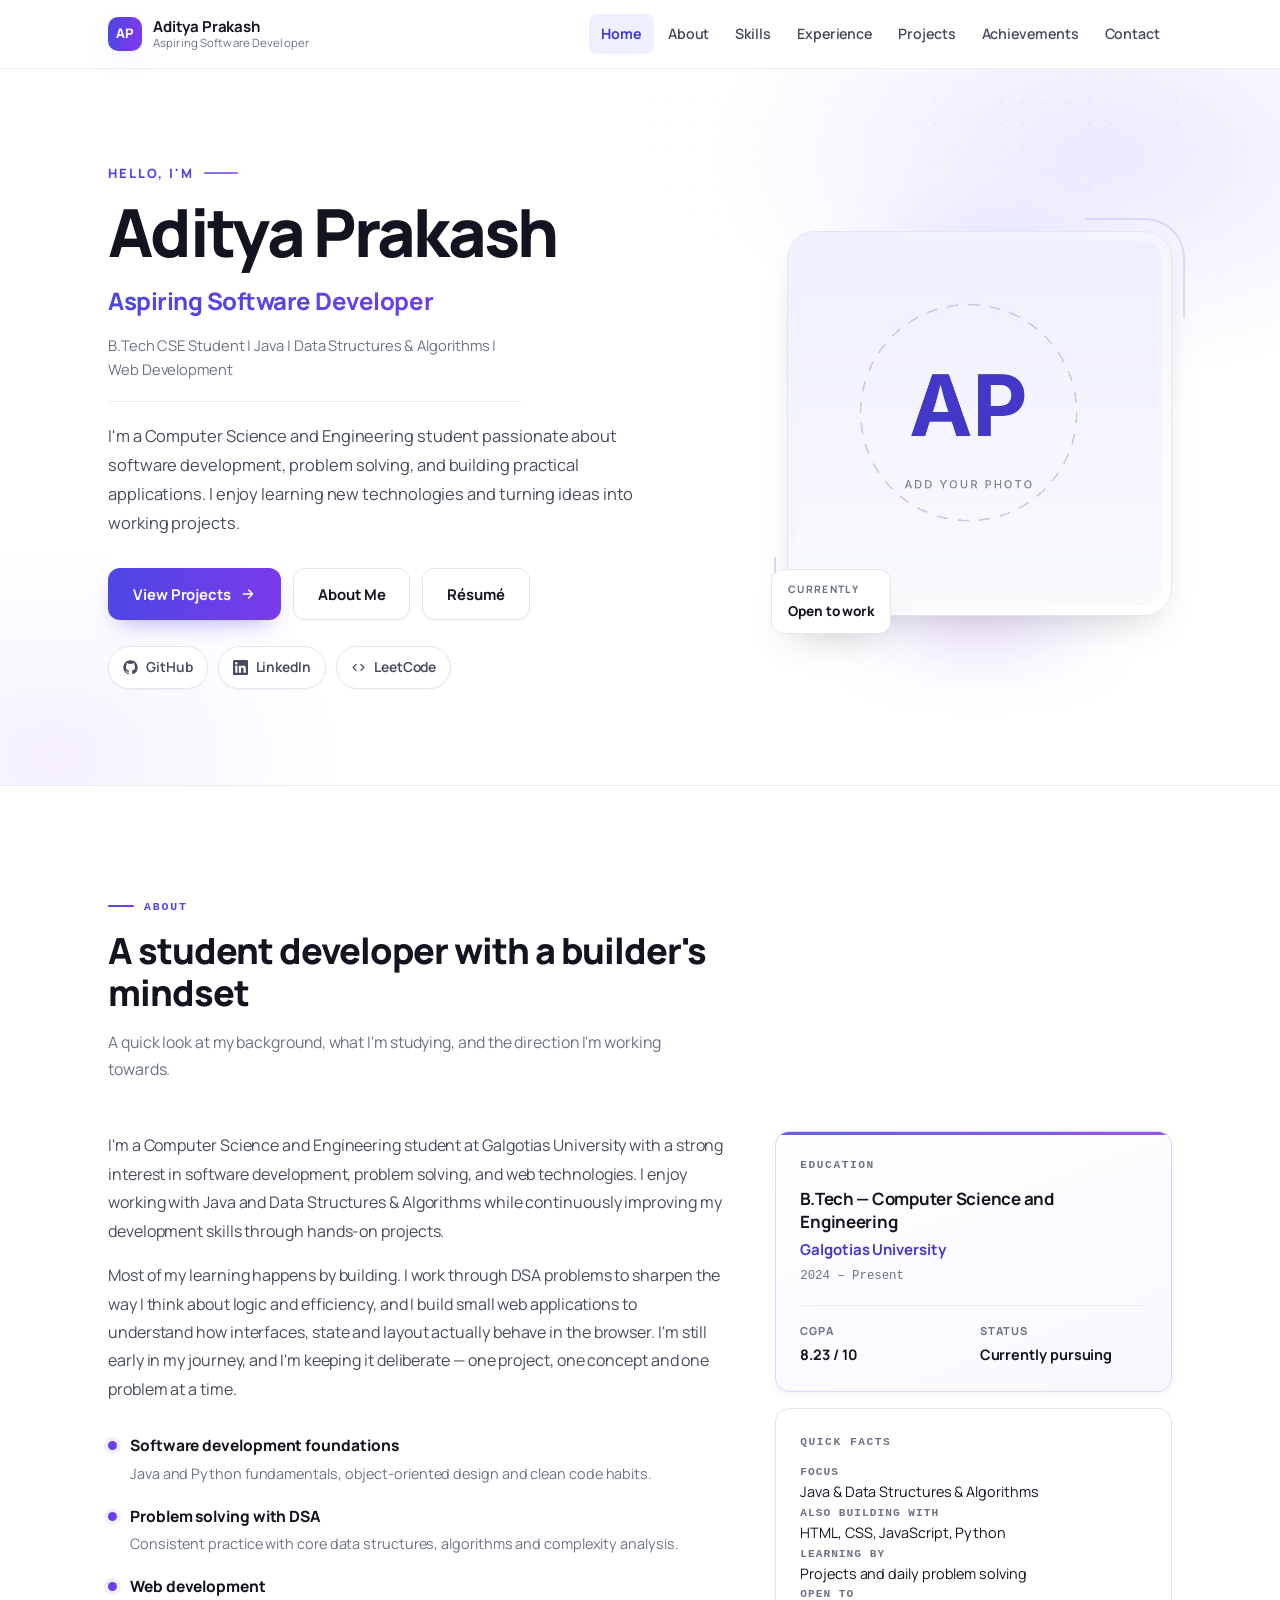
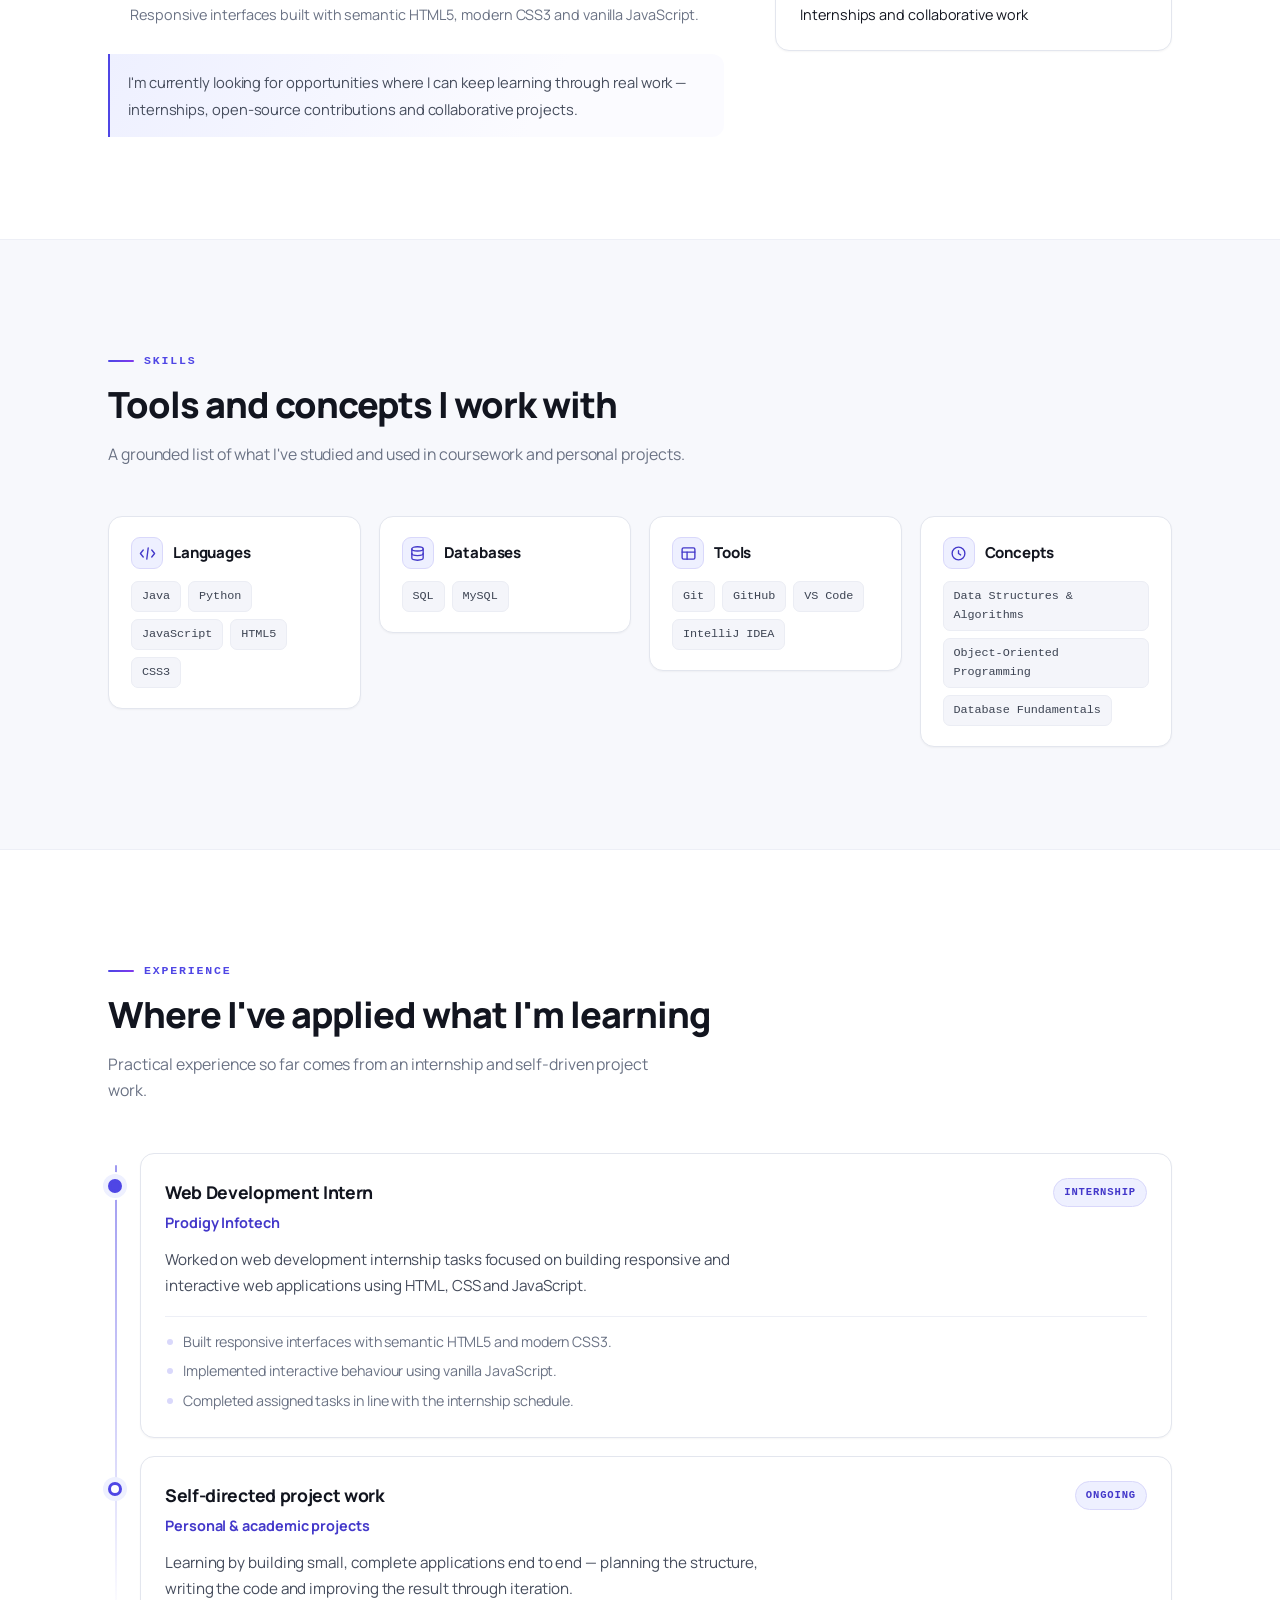
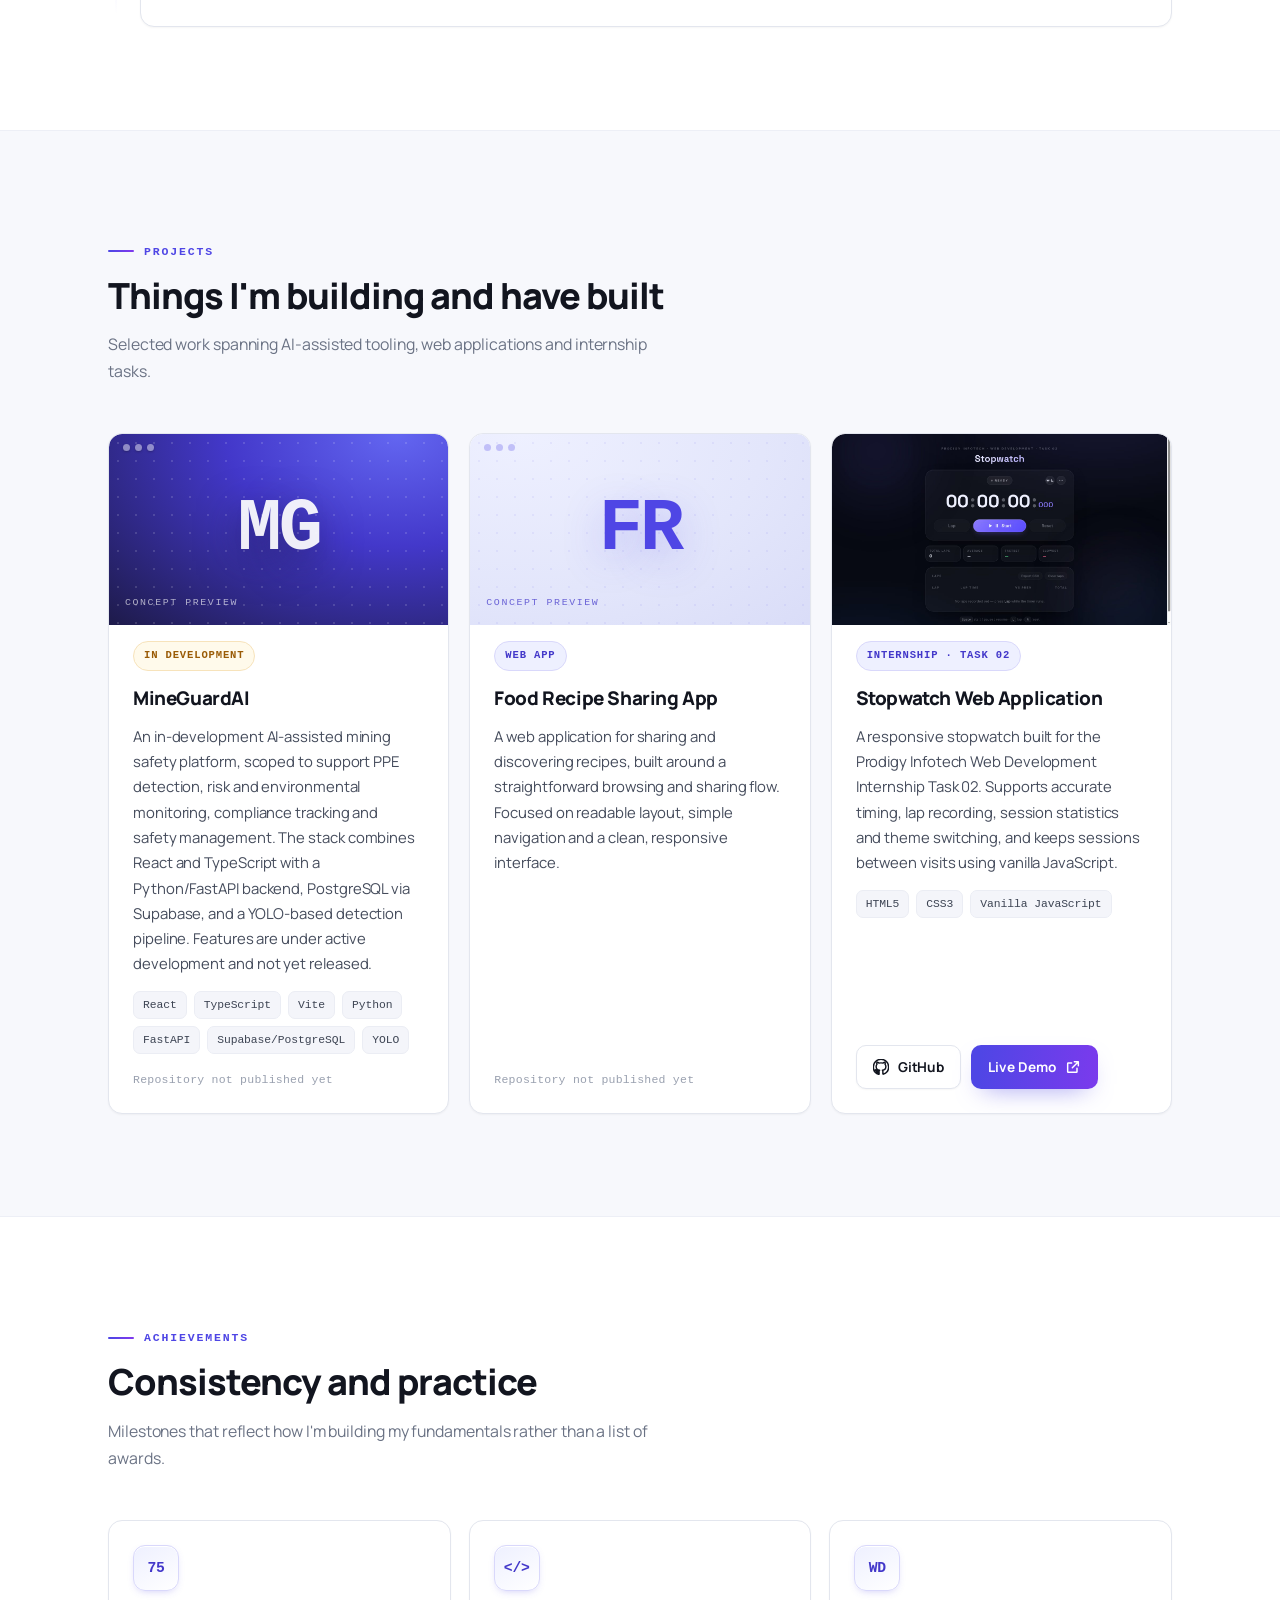
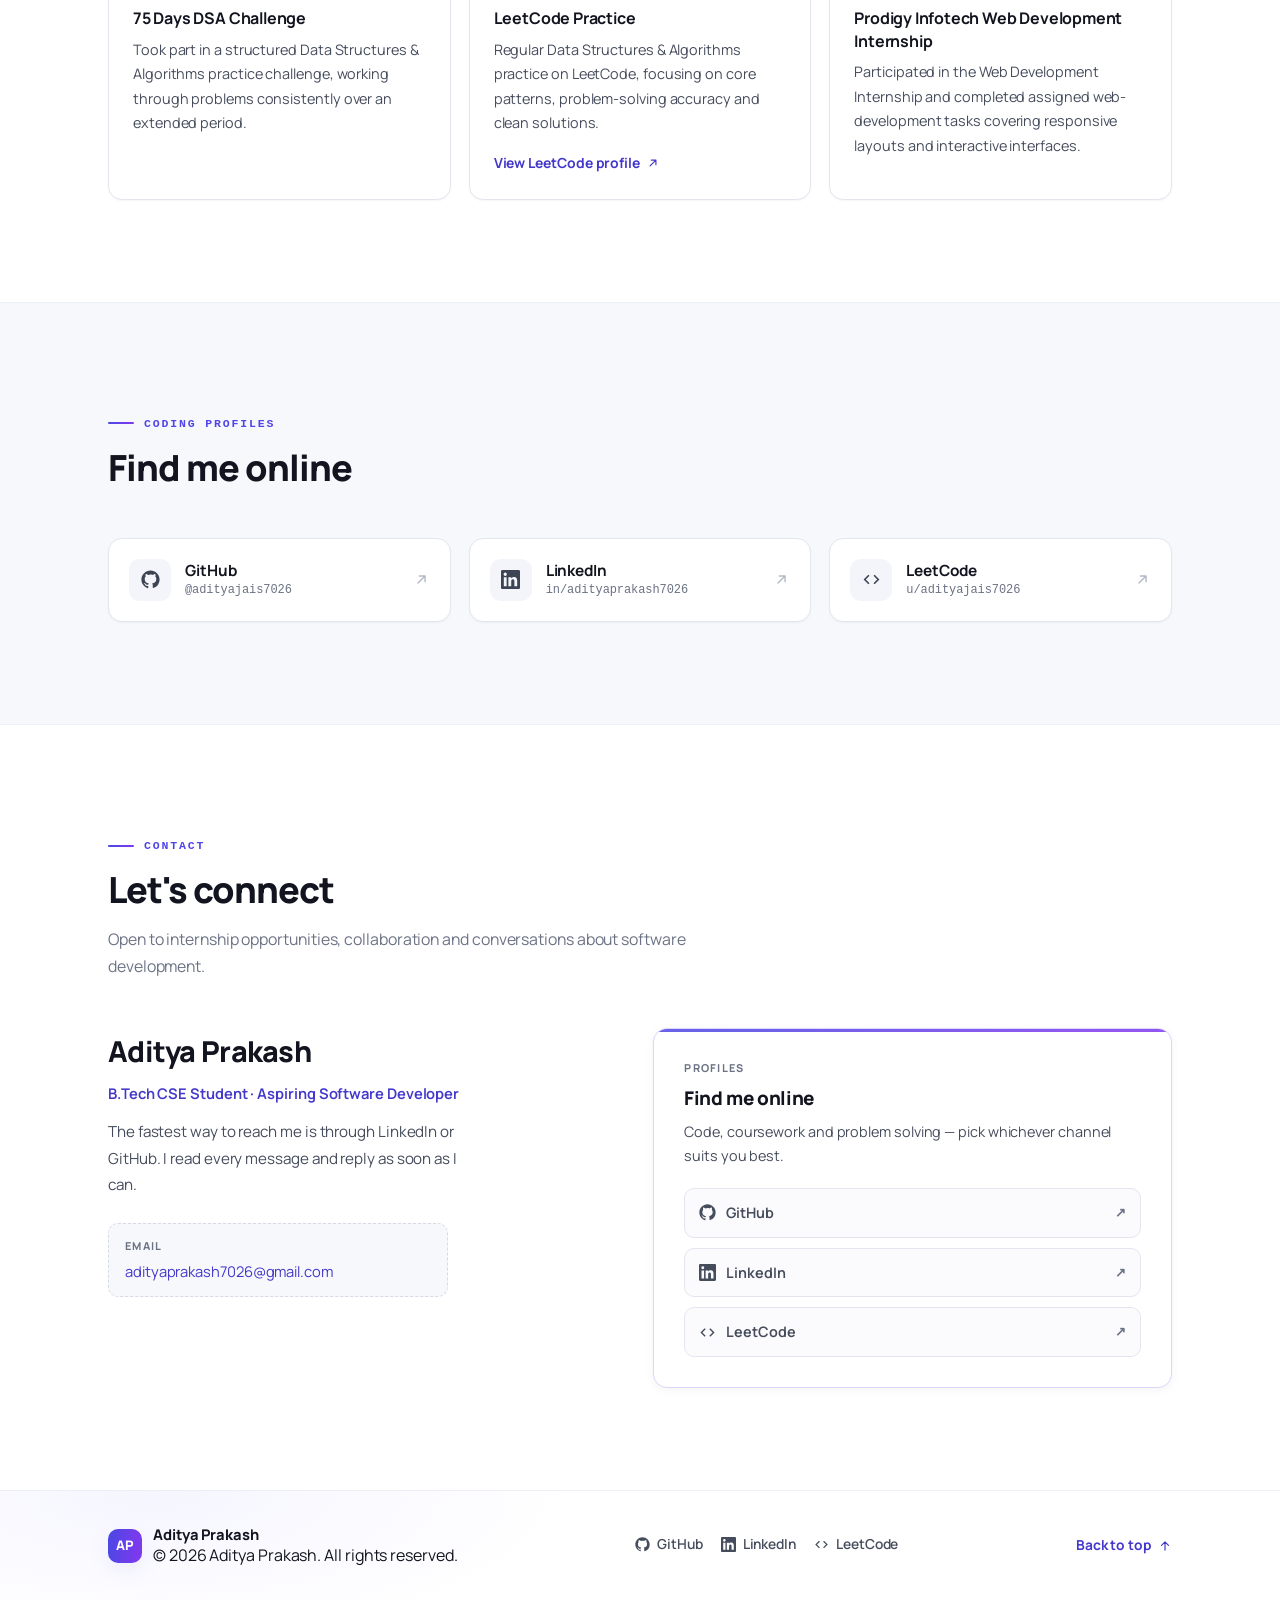
<file: index.html>
<!DOCTYPE html>
<html lang="en">
<head>
  <meta charset="UTF-8" />
  <meta name="viewport" content="width=device-width, initial-scale=1.0" />
  <title>Aditya Prakash | Aspiring Software Developer</title>
  <meta
    name="description"
    content="Personal portfolio of Aditya Prakash, a B.Tech Computer Science student and aspiring software developer focused on Java, DSA, web development and practical software projects."
  />
  <meta name="author" content="Aditya Prakash" />
  <meta name="theme-color" content="#ffffff" />
  <link rel="canonical" href="https://adityajais7026.github.io/PRODIGY_WD_04/" />

  <!-- Open Graph -->
  <meta property="og:type" content="website" />
  <meta property="og:title" content="Aditya Prakash | Aspiring Software Developer" />
  <meta
    property="og:description"
    content="Personal portfolio of Aditya Prakash, a B.Tech Computer Science student and aspiring software developer focused on Java, DSA, web development and practical software projects."
  />
  <meta property="og:url" content="https://adityajais7026.github.io/PRODIGY_WD_04/" />
  <meta property="og:image" content="https://adityajais7026.github.io/PRODIGY_WD_04/assets/profile.jpg" />
  <meta property="og:site_name" content="Aditya Prakash — Portfolio" />
  <meta name="twitter:card" content="summary" />
  <meta name="twitter:title" content="Aditya Prakash | Aspiring Software Developer" />
  <meta
    name="twitter:description"
    content="B.Tech Computer Science student and aspiring software developer focused on Java, DSA and web development."
  />

  <link
    rel="icon"
    href="data:image/svg+xml,%3Csvg xmlns='http://www.w3.org/2000/svg' viewBox='0 0 64 64'%3E%3Crect width='64' height='64' rx='14' fill='%234f46e5'/%3E%3Ctext x='32' y='43' font-family='Helvetica,Arial,sans-serif' font-size='28' font-weight='700' fill='%23ffffff' text-anchor='middle'%3EAP%3C/text%3E%3C/svg%3E"
  />
  <link rel="preconnect" href="https://fonts.googleapis.com" />
  <link rel="preconnect" href="https://fonts.gstatic.com" crossorigin />
  <link
    rel="stylesheet"
    href="https://fonts.googleapis.com/css2?family=Manrope:wght@400;500;600;700;800&display=swap"
  />
  <link rel="stylesheet" href="style.css?v=20261112" />
</head>
<body>
  <a class="skip-link" href="#main">Skip to main content</a>

  <header class="site-header" id="site-header">
    <div class="container nav-wrap">
      <a class="brand" href="#home" aria-label="Aditya Prakash — home">
        <span class="brand-mark" aria-hidden="true">AP</span>
        <span class="brand-text">
          <span class="brand-name">Aditya Prakash</span>
          <span class="brand-role">Aspiring Software Developer</span>
        </span>
      </a>

      <button
        class="nav-toggle"
        id="nav-toggle"
        type="button"
        aria-expanded="false"
        aria-controls="primary-navigation"
        aria-label="Open navigation menu"
      >
        <span class="nav-toggle-bars" aria-hidden="true">
          <span></span>
          <span></span>
          <span></span>
        </span>
      </button>

      <nav class="nav" id="primary-navigation" aria-label="Primary">
        <ul class="nav-list">
          <li><a class="nav-link" href="#home">Home</a></li>
          <li><a class="nav-link" href="#about">About</a></li>
          <li><a class="nav-link" href="#skills">Skills</a></li>
          <li><a class="nav-link" href="#experience">Experience</a></li>
          <li><a class="nav-link" href="#projects">Projects</a></li>
          <li><a class="nav-link" href="#achievements">Achievements</a></li>
          <li><a class="nav-link" href="#contact">Contact</a></li>
        </ul>
      </nav>
    </div>
  </header>

  <main id="main" tabindex="-1">
    <!-- ============================ HERO ============================ -->
    <section class="hero" id="home" aria-labelledby="hero-title">
      <div class="container hero-grid">
        <div class="hero-content">
          <p class="eyebrow">Hello, I'm</p>
          <h1 id="hero-title" class="hero-name">Aditya Prakash</h1>
          <p class="hero-headline">Aspiring Software Developer</p>
          <p class="hero-meta">B.Tech CSE Student | Java | Data Structures &amp; Algorithms | Web Development</p>
          <p class="hero-intro">
            I'm a Computer Science and Engineering student passionate about software development,
            problem solving, and building practical applications. I enjoy learning new technologies
            and turning ideas into working projects.
          </p>

          <div class="hero-actions">
            <a class="btn btn-primary" href="#projects">
              View Projects
              <svg class="btn-icon" viewBox="0 0 24 24" aria-hidden="true" focusable="false">
                <path d="M5 12h14M13 6l6 6-6 6" />
              </svg>
            </a>
            <a class="btn btn-ghost" href="#about">About Me</a>
            <a
              class="btn btn-ghost"
              id="hero-resume"
              href="#"
              target="_blank"
              rel="noopener noreferrer"
              hidden
            >Résumé</a>
          </div>

          <ul class="social-pills" aria-label="Coding profiles" data-content="social">
            <li>
              <a
                class="social-pill"
                href="https://github.com/adityajais7026"
                target="_blank"
                rel="noopener noreferrer"
              >
                <svg viewBox="0 0 24 24" aria-hidden="true" focusable="false">
                  <path
                    d="M12 .5C5.73.5.5 5.73.5 12c0 5.08 3.29 9.39 7.86 10.91.58.11.79-.25.79-.55v-2.17c-3.2.7-3.88-1.54-3.88-1.54-.52-1.33-1.28-1.68-1.28-1.68-1.05-.72.08-.7.08-.7 1.16.08 1.77 1.19 1.77 1.19 1.03 1.77 2.7 1.26 3.36.96.1-.75.4-1.26.73-1.55-2.55-.29-5.23-1.28-5.23-5.7 0-1.26.45-2.29 1.19-3.1-.12-.29-.52-1.46.11-3.05 0 0 .96-.31 3.14 1.18a10.9 10.9 0 0 1 2.86-.38c.97 0 1.95.13 2.86.38 2.18-1.49 3.14-1.18 3.14-1.18.63 1.59.23 2.76.11 3.05.74.81 1.19 1.84 1.19 3.1 0 4.43-2.69 5.41-5.25 5.69.41.36.78 1.06.78 2.14v3.17c0 .3.21.67.8.55A11.51 11.51 0 0 0 23.5 12C23.5 5.73 18.27.5 12 .5z"
                  />
                </svg>
                <span>GitHub</span>
              </a>
            </li>
            <li>
              <a
                class="social-pill"
                href="https://www.linkedin.com/in/adityaprakash7026/"
                target="_blank"
                rel="noopener noreferrer"
              >
                <svg viewBox="0 0 24 24" aria-hidden="true" focusable="false">
                  <path
                    d="M20.45 20.45h-3.56v-5.57c0-1.33-.02-3.04-1.85-3.04-1.85 0-2.13 1.45-2.13 2.94v5.67H9.35V9h3.42v1.56h.05c.48-.9 1.64-1.85 3.37-1.85 3.6 0 4.27 2.37 4.27 5.45v6.29ZM5.34 7.43a2.06 2.06 0 1 1 0-4.12 2.06 2.06 0 0 1 0 4.12ZM7.12 20.45H3.55V9h3.57v11.45ZM22.22 0H1.77C.79 0 0 .77 0 1.72v20.56C0 23.23.79 24 1.77 24h20.45c.98 0 1.78-.77 1.78-1.72V1.72C24 .77 23.2 0 22.22 0Z"
                  />
                </svg>
                <span>LinkedIn</span>
              </a>
            </li>
            <li>
              <a
                class="social-pill"
                href="https://leetcode.com/u/adityajais7026/"
                target="_blank"
                rel="noopener noreferrer"
              >
                <svg viewBox="0 0 24 24" aria-hidden="true" focusable="false">
                  <path d="M9.4 16.6 4.8 12l4.6-4.6L8 6l-6 6 6 6 1.4-1.4Zm5.2 0 4.6-4.6-4.6-4.6L16 6l6 6-6 6-1.4-1.4Z" />
                </svg>
                <span>LeetCode</span>
              </a>
            </li>
          </ul>
        </div>

        <div class="hero-visual">
          <div class="portrait-frame">
            <div class="portrait">
              <img
                src="assets/profile.jpg"
                alt="Aditya Prakash"
                width="560"
                height="560"
                fetchpriority="high"
              />
              <div class="portrait-fallback" aria-hidden="true">AP</div>
            </div>
          </div>
          <div class="hero-badge">
            <span class="hero-badge-label">Currently</span>
            <span class="hero-badge-value">Open to work</span>
          </div>
        </div>
      </div>
    </section>

    <!-- ============================ ABOUT ============================ -->
    <section class="section" id="about" aria-labelledby="about-title">
      <div class="container">
        <div class="section-head" data-reveal>
          <p class="section-label">About</p>
          <h2 class="section-title" id="about-title">A student developer with a builder's mindset</h2>
          <p class="section-lead">
            A quick look at my background, what I'm studying, and the direction I'm working towards.
          </p>
        </div>

        <div class="about-grid">
          <div class="about-copy" data-content="about" data-reveal>
            <p>
              I'm a Computer Science and Engineering student at Galgotias University with a strong
              interest in software development, problem solving, and web technologies. I enjoy working
              with Java and Data Structures &amp; Algorithms while continuously improving my development
              skills through hands-on projects.
            </p>
            <p>
              Most of my learning happens by building. I work through DSA problems to sharpen the way I
              think about logic and efficiency, and I build small web applications to understand how
              interfaces, state and layout actually behave in the browser. I'm still early in my
              journey, and I'm keeping it deliberate — one project, one concept and one problem at a time.
            </p>

            <ul class="about-points">
              <li>
                <span class="point-dot" aria-hidden="true"></span>
                <div>
                  <h3>Software development foundations</h3>
                  <p>Java and Python fundamentals, object-oriented design and clean code habits.</p>
                </div>
              </li>
              <li>
                <span class="point-dot" aria-hidden="true"></span>
                <div>
                  <h3>Problem solving with DSA</h3>
                  <p>Consistent practice with core data structures, algorithms and complexity analysis.</p>
                </div>
              </li>
              <li>
                <span class="point-dot" aria-hidden="true"></span>
                <div>
                  <h3>Web development</h3>
                  <p>Responsive interfaces built with semantic HTML5, modern CSS3 and vanilla JavaScript.</p>
                </div>
              </li>
            </ul>

            <p class="about-note">
              I'm currently looking for opportunities where I can keep learning through real work — internships,
              open-source contributions and collaborative projects.
            </p>
          </div>

          <aside class="about-side" data-content="education" data-reveal aria-label="Education and quick facts">
            <div class="card education-card">
              <p class="card-label">Education</p>
              <h3 class="card-title">B.Tech — Computer Science and Engineering</h3>
              <p class="edu-school">Galgotias University</p>
              <p class="edu-dates">2024 – Present</p>
              <div class="edu-meta">
                <div>
                  <span class="meta-label">CGPA</span>
                  <span class="meta-value">8.23 / 10</span>
                </div>
                <div>
                  <span class="meta-label">Status</span>
                  <span class="meta-value">Currently pursuing</span>
                </div>
              </div>
            </div>

            <div class="card facts-card">
              <p class="card-label">Quick facts</p>
              <dl class="facts">
                <div>
                  <dt>Focus</dt>
                  <dd>Java &amp; Data Structures &amp; Algorithms</dd>
                </div>
                <div>
                  <dt>Also building with</dt>
                  <dd>HTML, CSS, JavaScript, Python</dd>
                </div>
                <div>
                  <dt>Learning by</dt>
                  <dd>Projects and daily problem solving</dd>
                </div>
                <div>
                  <dt>Open to</dt>
                  <dd>Internships and collaborative work</dd>
                </div>
              </dl>
            </div>
          </aside>
        </div>
      </div>
    </section>

    <!-- ============================ SKILLS ============================ -->
    <section class="section section-alt" id="skills" aria-labelledby="skills-title">
      <div class="container">
        <div class="section-head" data-reveal>
          <p class="section-label">Skills</p>
          <h2 class="section-title" id="skills-title">Tools and concepts I work with</h2>
          <p class="section-lead">
            A grounded list of what I've studied and used in coursework and personal projects.
          </p>
        </div>

        <div class="grid grid-4" data-content="skills">
          <article class="card skill-card" data-reveal>
            <h3 class="skill-title">
              <span class="skill-icon" aria-hidden="true">
                <svg viewBox="0 0 24 24"><path d="m6 17-4-5 4-5" /><path d="m18 7 4 5-4 5" /><path d="M13 4 11 20" /></svg>
              </span>Languages</h3>
            <ul class="chip-list">
              <li class="chip">Java</li>
              <li class="chip">Python</li>
              <li class="chip">JavaScript</li>
              <li class="chip">HTML5</li>
              <li class="chip">CSS3</li>
            </ul>
          </article>

          <article class="card skill-card" data-reveal>
            <h3 class="skill-title">
              <span class="skill-icon" aria-hidden="true">
                <svg viewBox="0 0 24 24"><ellipse cx="12" cy="5.5" rx="8" ry="3" /><path d="M4 5.5V12c0 1.66 3.58 3 8 3s8-1.34 8-3V5.5" /><path d="M4 12v6.5c0 1.66 3.58 3 8 3s8-1.34 8-3V12" /></svg>
              </span>Databases</h3>
            <ul class="chip-list">
              <li class="chip">SQL</li>
              <li class="chip">MySQL</li>
            </ul>
          </article>

          <article class="card skill-card" data-reveal>
            <h3 class="skill-title">
              <span class="skill-icon" aria-hidden="true">
                <svg viewBox="0 0 24 24"><rect x="3" y="4" width="18" height="16" rx="2" /><path d="M3 10h18" /><path d="M10 10v10" /></svg>
              </span>Tools</h3>
            <ul class="chip-list">
              <li class="chip">Git</li>
              <li class="chip">GitHub</li>
              <li class="chip">VS Code</li>
              <li class="chip">IntelliJ IDEA</li>
            </ul>
          </article>

          <article class="card skill-card" data-reveal>
            <h3 class="skill-title">
              <span class="skill-icon" aria-hidden="true">
                <svg viewBox="0 0 24 24"><circle cx="12" cy="12" r="9" /><path d="M12 8v4l3 2" /></svg>
              </span>Concepts</h3>
            <ul class="chip-list">
              <li class="chip">Data Structures &amp; Algorithms</li>
              <li class="chip">Object-Oriented Programming</li>
              <li class="chip">Database Fundamentals</li>
            </ul>
          </article>
        </div>
      </div>
    </section>

    <!-- ============================ EXPERIENCE ============================ -->
    <section class="section" id="experience" aria-labelledby="experience-title">
      <div class="container">
        <div class="section-head" data-reveal>
          <p class="section-label">Experience</p>
          <h2 class="section-title" id="experience-title">Where I've applied what I'm learning</h2>
          <p class="section-lead">
            Practical experience so far comes from an internship and self-driven project work.
          </p>
        </div>

        <ol class="timeline" data-content="experience">
          <li class="timeline-item" data-reveal>
            <span class="timeline-marker" aria-hidden="true"></span>
            <div class="card timeline-card">
              <div class="timeline-top">
                <h3 class="timeline-role">Web Development Intern</h3>
                <span class="pill pill-soft">Internship</span>
              </div>
              <p class="timeline-org">Prodigy Infotech</p>
              <p class="timeline-desc">
                Worked on web development internship tasks focused on building responsive and
                interactive web applications using HTML, CSS and JavaScript.
              </p>
              <ul class="timeline-list">
                <li>Built responsive interfaces with semantic HTML5 and modern CSS3.</li>
                <li>Implemented interactive behaviour using vanilla JavaScript.</li>
                <li>Completed assigned tasks in line with the internship schedule.</li>
              </ul>
            </div>
          </li>

          <li class="timeline-item" data-reveal>
            <span class="timeline-marker" aria-hidden="true"></span>
            <div class="card timeline-card">
              <div class="timeline-top">
                <h3 class="timeline-role">Self-directed project work</h3>
                <span class="pill pill-soft">Ongoing</span>
              </div>
              <p class="timeline-org">Personal &amp; academic projects</p>
              <p class="timeline-desc">
                Learning by building small, complete applications end to end — planning the structure,
                writing the code and improving the result through iteration.
              </p>
            </div>
          </li>
        </ol>
      </div>
    </section>

    <!-- ============================ PROJECTS ============================ -->
    <section class="section section-alt" id="projects" aria-labelledby="projects-title">
      <div class="container">
        <div class="section-head" data-reveal>
          <p class="section-label">Projects</p>
          <h2 class="section-title" id="projects-title">Things I'm building and have built</h2>
          <p class="section-lead">
            Selected work spanning AI-assisted tooling, web applications and internship tasks.
          </p>
        </div>

        <div class="grid grid-3 project-grid" data-content="projects">
          <article class="card project-card" data-reveal>
            <div class="project-preview project-preview--concept project-preview--concept-mg" aria-hidden="true">
              <span class="preview-chrome"><i></i><i></i><i></i></span>
              <span class="preview-letter">MG</span>
              <span class="preview-scanline">Concept preview</span>
            </div>
            <div class="project-top">
              <span class="pill pill-status">In Development</span>
            </div>
            <h3 class="project-title">MineGuardAI</h3>
            <p class="project-desc">
              An in-development AI-assisted mining safety platform, scoped to support PPE detection, risk
              and environmental monitoring, compliance tracking and safety management. The stack combines
              React and TypeScript with a Python/FastAPI backend, PostgreSQL via Supabase, and a YOLO-based
              detection pipeline. Features are under active development and not yet released.
            </p>
            <ul class="chip-list chip-list-sm" aria-label="Technologies">
              <li class="chip">React</li>
              <li class="chip">TypeScript</li>
              <li class="chip">Vite</li>
              <li class="chip">Python</li>
              <li class="chip">FastAPI</li>
              <li class="chip">Supabase/PostgreSQL</li>
              <li class="chip">YOLO</li>
            </ul>
            <div class="project-actions">
              <span class="link-muted">Repository not published yet</span>
            </div>
          </article>

          <article class="card project-card" data-reveal>
            <div class="project-preview project-preview--concept project-preview--concept-fr" aria-hidden="true">
              <span class="preview-chrome"><i></i><i></i><i></i></span>
              <span class="preview-letter">FR</span>
              <span class="preview-scanline">Concept preview</span>
            </div>
            <div class="project-top">
              <span class="pill pill-soft">Web app</span>
            </div>
            <h3 class="project-title">Food Recipe Sharing App</h3>
            <p class="project-desc">
              A web application for sharing and discovering recipes, built around a straightforward
              browsing and sharing flow. Focused on readable layout, simple navigation and a clean,
              responsive interface.
            </p>
            <div class="project-actions">
              <span class="link-muted">Repository not published yet</span>
            </div>
          </article>

          <article class="card project-card" data-reveal>
            <div class="project-preview">
              <img
                src="assets/stopwatch-preview.jpg"
                alt="Screenshot of the Stopwatch Web Application live demo"
                width="1280"
                height="720"
                loading="lazy"
              />
            </div>
            <div class="project-top">
              <span class="pill pill-soft">Internship · Task 02</span>
            </div>
            <h3 class="project-title">Stopwatch Web Application</h3>
            <p class="project-desc">
              A responsive stopwatch built for the Prodigy Infotech Web Development Internship Task 02.
              Supports accurate timing, lap recording, session statistics and theme switching, and keeps
              sessions between visits using vanilla JavaScript.
            </p>
            <ul class="chip-list chip-list-sm" aria-label="Technologies">
              <li class="chip">HTML5</li>
              <li class="chip">CSS3</li>
              <li class="chip">Vanilla JavaScript</li>
            </ul>
            <div class="project-actions">
              <a
                class="btn btn-small btn-ghost"
                href="https://github.com/adityajais7026/PRODIGY_WD_02"
                target="_blank"
                rel="noopener noreferrer"
              >
                <svg viewBox="0 0 24 24" aria-hidden="true" focusable="false">
                  <path
                    d="M12 .5C5.73.5.5 5.73.5 12c0 5.08 3.29 9.39 7.86 10.91.58.11.79-.25.79-.55v-2.17c-3.2.7-3.88-1.54-3.88-1.54-.52-1.33-1.28-1.68-1.28-1.68-1.05-.72.08-.7.08-.7 1.16.08 1.77 1.19 1.77 1.19 1.03 1.77 2.7 1.26 3.36.96.1-.75.4-1.26.73-1.55-2.55-.29-5.23-1.28-5.23-5.7 0-1.26.45-2.29 1.19-3.1-.12-.29-.52-1.46.11-3.05 0 0 .96-.31 3.14 1.18a10.9 10.9 0 0 1 2.86-.38c.97 0 1.95.13 2.86.38 2.18-1.49 3.14-1.18 3.14-1.18.63 1.59.23 2.76.11 3.05.74.81 1.19 1.84 1.19 3.1 0 4.43-2.69 5.41-5.25 5.69.41.36.78 1.06.78 2.14v3.17c0 .3.21.67.8.55A11.51 11.51 0 0 0 23.5 12C23.5 5.73 18.27.5 12 .5z"
                  />
                </svg>
                GitHub
              </a>
              <a
                class="btn btn-small btn-primary"
                href="https://adityajais7026.github.io/PRODIGY_WD_02/"
                target="_blank"
                rel="noopener noreferrer"
              >
                Live Demo
                <svg class="btn-icon" viewBox="0 0 24 24" aria-hidden="true" focusable="false">
                  <path d="M14 4h6v6M20 4l-9 9M18 14v5a1 1 0 0 1-1 1H5a1 1 0 0 1-1-1V7a1 1 0 0 1 1-1h5" />
                </svg>
              </a>
            </div>
          </article>
        </div>
      </div>
    </section>

    <!-- ============================ ACHIEVEMENTS ============================ -->
    <section class="section" id="achievements" aria-labelledby="achievements-title">
      <div class="container">
        <div class="section-head" data-reveal>
          <p class="section-label">Achievements</p>
          <h2 class="section-title" id="achievements-title">Consistency and practice</h2>
          <p class="section-lead">
            Milestones that reflect how I'm building my fundamentals rather than a list of awards.
          </p>
        </div>

        <div class="grid grid-3" data-content="achievements">
          <article class="card achievement-card" data-reveal>
            <span class="achievement-mark" aria-hidden="true">75</span>
            <h3 class="achievement-title">75 Days DSA Challenge</h3>
            <p class="achievement-desc">
              Took part in a structured Data Structures &amp; Algorithms practice challenge, working
              through problems consistently over an extended period.
            </p>
          </article>

          <article class="card achievement-card" data-reveal>
            <span class="achievement-mark" aria-hidden="true">&lt;/&gt;</span>
            <h3 class="achievement-title">LeetCode Practice</h3>
            <p class="achievement-desc">
              Regular Data Structures &amp; Algorithms practice on LeetCode, focusing on core patterns,
              problem-solving accuracy and clean solutions.
            </p>
            <a
              class="text-link"
              href="https://leetcode.com/u/adityajais7026/"
              target="_blank"
              rel="noopener noreferrer"
            >
              View LeetCode profile
              <svg viewBox="0 0 24 24" aria-hidden="true" focusable="false">
                <path d="M7 17 17 7M9 7h8v8" />
              </svg>
            </a>
          </article>

          <article class="card achievement-card" data-reveal>
            <span class="achievement-mark" aria-hidden="true">WD</span>
            <h3 class="achievement-title">Prodigy Infotech Web Development Internship</h3>
            <p class="achievement-desc">
              Participated in the Web Development Internship and completed assigned web-development
              tasks covering responsive layouts and interactive interfaces.
            </p>
          </article>
        </div>
      </div>
    </section>

    <!-- ============================ CODING PROFILES ============================ -->
    <section class="section section-alt" id="profiles" aria-labelledby="profiles-title">
      <div class="container">
        <div class="section-head" data-reveal>
          <p class="section-label">Coding profiles</p>
          <h2 class="section-title" id="profiles-title">Find me online</h2>
        </div>

        <div class="grid grid-3" data-content="profiles">
          <a
            class="card profile-card"
            href="https://github.com/adityajais7026"
            target="_blank"
            rel="noopener noreferrer"
            data-reveal
          >
            <span class="profile-icon" aria-hidden="true">
              <svg viewBox="0 0 24 24" focusable="false">
                <path
                  d="M12 .5C5.73.5.5 5.73.5 12c0 5.08 3.29 9.39 7.86 10.91.58.11.79-.25.79-.55v-2.17c-3.2.7-3.88-1.54-3.88-1.54-.52-1.33-1.28-1.68-1.28-1.68-1.05-.72.08-.7.08-.7 1.16.08 1.77 1.19 1.77 1.19 1.03 1.77 2.7 1.26 3.36.96.1-.75.4-1.26.73-1.55-2.55-.29-5.23-1.28-5.23-5.7 0-1.26.45-2.29 1.19-3.1-.12-.29-.52-1.46.11-3.05 0 0 .96-.31 3.14 1.18a10.9 10.9 0 0 1 2.86-.38c.97 0 1.95.13 2.86.38 2.18-1.49 3.14-1.18 3.14-1.18.63 1.59.23 2.76.11 3.05.74.81 1.19 1.84 1.19 3.1 0 4.43-2.69 5.41-5.25 5.69.41.36.78 1.06.78 2.14v3.17c0 .3.21.67.8.55A11.51 11.51 0 0 0 23.5 12C23.5 5.73 18.27.5 12 .5z"
                />
              </svg>
            </span>
            <span class="profile-body">
              <span class="profile-name">GitHub</span>
              <span class="profile-handle">@adityajais7026</span>
            </span>
            <svg class="profile-arrow" viewBox="0 0 24 24" aria-hidden="true" focusable="false">
              <path d="M7 17 17 7M9 7h8v8" />
            </svg>
          </a>

          <a
            class="card profile-card"
            href="https://www.linkedin.com/in/adityaprakash7026/"
            target="_blank"
            rel="noopener noreferrer"
            data-reveal
          >
            <span class="profile-icon" aria-hidden="true">
              <svg viewBox="0 0 24 24" focusable="false">
                <path
                  d="M20.45 20.45h-3.56v-5.57c0-1.33-.02-3.04-1.85-3.04-1.85 0-2.13 1.45-2.13 2.94v5.67H9.35V9h3.42v1.56h.05c.48-.9 1.64-1.85 3.37-1.85 3.6 0 4.27 2.37 4.27 5.45v6.29ZM5.34 7.43a2.06 2.06 0 1 1 0-4.12 2.06 2.06 0 0 1 0 4.12ZM7.12 20.45H3.55V9h3.57v11.45ZM22.22 0H1.77C.79 0 0 .77 0 1.72v20.56C0 23.23.79 24 1.77 24h20.45c.98 0 1.78-.77 1.78-1.72V1.72C24 .77 23.2 0 22.22 0Z"
                />
              </svg>
            </span>
            <span class="profile-body">
              <span class="profile-name">LinkedIn</span>
              <span class="profile-handle">in/adityaprakash7026</span>
            </span>
            <svg class="profile-arrow" viewBox="0 0 24 24" aria-hidden="true" focusable="false">
              <path d="M7 17 17 7M9 7h8v8" />
            </svg>
          </a>

          <a
            class="card profile-card"
            href="https://leetcode.com/u/adityajais7026/"
            target="_blank"
            rel="noopener noreferrer"
            data-reveal
          >
            <span class="profile-icon" aria-hidden="true">
              <svg viewBox="0 0 24 24" focusable="false">
                <path d="M9.4 16.6 4.8 12l4.6-4.6L8 6l-6 6 6 6 1.4-1.4Zm5.2 0 4.6-4.6-4.6-4.6L16 6l6 6-6 6-1.4-1.4Z" />
              </svg>
            </span>
            <span class="profile-body">
              <span class="profile-name">LeetCode</span>
              <span class="profile-handle">u/adityajais7026</span>
            </span>
            <svg class="profile-arrow" viewBox="0 0 24 24" aria-hidden="true" focusable="false">
              <path d="M7 17 17 7M9 7h8v8" />
            </svg>
          </a>
        </div>
      </div>
    </section>

    <!-- ============================ CONTACT ============================ -->
    <section class="section" id="contact" aria-labelledby="contact-title">
      <div class="container">
        <div class="section-head" data-reveal>
          <p class="section-label">Contact</p>
          <h2 class="section-title" id="contact-title">Let's connect</h2>
          <p class="section-lead">
            Open to internship opportunities, collaboration and conversations about software development.
          </p>
        </div>

        <div class="contact-grid">
          <div class="contact-info" data-reveal>
            <h3 class="contact-name">Aditya Prakash</h3>
            <p class="contact-role">B.Tech CSE Student · Aspiring Software Developer</p>
            <p class="contact-copy">
              The fastest way to reach me is through LinkedIn or GitHub. I read every message and
              reply as soon as I can.
            </p>

            <p class="contact-email">
              <span class="contact-email-label">Email</span>
              <span class="contact-email-value" data-content="contact-email"
                ><a href="mailto:adityaprakash7026@gmail.com">adityaprakash7026@gmail.com</a></span
              >
            </p>
          </div>

          <div class="card contact-card" data-reveal>
            <p class="contact-card-label">Profiles</p>
            <h3 class="contact-card-title">Find me online</h3>
            <p class="contact-card-lead">
              Code, coursework and problem solving — pick whichever channel suits you best.
            </p>

            <ul class="contact-links" data-content="contact-links">
              <li>
                <a href="https://github.com/adityajais7026" target="_blank" rel="noopener noreferrer">
                  <svg viewBox="0 0 24 24" aria-hidden="true" focusable="false">
                    <path
                      d="M12 .5C5.73.5.5 5.73.5 12c0 5.08 3.29 9.39 7.86 10.91.58.11.79-.25.79-.55v-2.17c-3.2.7-3.88-1.54-3.88-1.54-.52-1.33-1.28-1.68-1.28-1.68-1.05-.72.08-.7.08-.7 1.16.08 1.77 1.19 1.77 1.19 1.03 1.77 2.7 1.26 3.36.96.1-.75.4-1.26.73-1.55-2.55-.29-5.23-1.28-5.23-5.7 0-1.26.45-2.29 1.19-3.1-.12-.29-.52-1.46.11-3.05 0 0 .96-.31 3.14 1.18a10.9 10.9 0 0 1 2.86-.38c.97 0 1.95.13 2.86.38 2.18-1.49 3.14-1.18 3.14-1.18.63 1.59.23 2.76.11 3.05.74.81 1.19 1.84 1.19 3.1 0 4.43-2.69 5.41-5.25 5.69.41.36.78 1.06.78 2.14v3.17c0 .3.21.67.8.55A11.51 11.51 0 0 0 23.5 12C23.5 5.73 18.27.5 12 .5z"
                    />
                  </svg>
                  GitHub
                </a>
              </li>
              <li>
                <a href="https://www.linkedin.com/in/adityaprakash7026/" target="_blank" rel="noopener noreferrer">
                  <svg viewBox="0 0 24 24" aria-hidden="true" focusable="false">
                    <path
                      d="M20.45 20.45h-3.56v-5.57c0-1.33-.02-3.04-1.85-3.04-1.85 0-2.13 1.45-2.13 2.94v5.67H9.35V9h3.42v1.56h.05c.48-.9 1.64-1.85 3.37-1.85 3.6 0 4.27 2.37 4.27 5.45v6.29ZM5.34 7.43a2.06 2.06 0 1 1 0-4.12 2.06 2.06 0 0 1 0 4.12ZM7.12 20.45H3.55V9h3.57v11.45ZM22.22 0H1.77C.79 0 0 .77 0 1.72v20.56C0 23.23.79 24 1.77 24h20.45c.98 0 1.78-.77 1.78-1.72V1.72C24 .77 23.2 0 22.22 0Z"
                    />
                  </svg>
                  LinkedIn
                </a>
              </li>
              <li>
                <a href="https://leetcode.com/u/adityajais7026/" target="_blank" rel="noopener noreferrer">
                  <svg viewBox="0 0 24 24" aria-hidden="true" focusable="false">
                    <path d="M9.4 16.6 4.8 12l4.6-4.6L8 6l-6 6 6 6 1.4-1.4Zm5.2 0 4.6-4.6-4.6-4.6L16 6l6 6-6 6-1.4-1.4Z" />
                  </svg>
                  LeetCode
                </a>
              </li>
            </ul>
          </div>
        </div>
      </div>
    </section>
  </main>

  <footer class="site-footer">
    <div class="container footer-inner">
      <div class="footer-brand">
        <span class="brand-mark" aria-hidden="true">AP</span>
        <div class="footer-brand-text">
          <p class="footer-name">Aditya Prakash</p>
          <p class="footer-copy">© 2026 Aditya Prakash. All rights reserved.</p>
        </div>
      </div>
      <ul class="footer-links" aria-label="Profile links" data-content="footer-links">
        <li>
          <a href="https://github.com/adityajais7026" target="_blank" rel="noopener noreferrer">
            <svg viewBox="0 0 24 24" aria-hidden="true" focusable="false">
              <path d="M12 .5C5.73.5.5 5.73.5 12c0 5.08 3.29 9.39 7.86 10.91.58.11.79-.25.79-.55v-2.17c-3.2.7-3.88-1.54-3.88-1.54-.52-1.33-1.28-1.68-1.28-1.68-1.05-.72.08-.7.08-.7 1.16.08 1.77 1.19 1.77 1.19 1.03 1.77 2.7 1.26 3.36.96.1-.75.4-1.26.73-1.55-2.55-.29-5.23-1.28-5.23-5.7 0-1.26.45-2.29 1.19-3.1-.12-.29-.52-1.46.11-3.05 0 0 .96-.31 3.14 1.18a10.9 10.9 0 0 1 2.86-.38c.97 0 1.95.13 2.86.38 2.18-1.49 3.14-1.18 3.14-1.18.63 1.59.23 2.76.11 3.05.74.81 1.19 1.84 1.19 3.1 0 4.43-2.69 5.41-5.25 5.69.41.36.78 1.06.78 2.14v3.17c0 .3.21.67.8.55A11.51 11.51 0 0 0 23.5 12C23.5 5.73 18.27.5 12 .5z" />
            </svg>
            GitHub
          </a>
        </li>
        <li>
          <a href="https://www.linkedin.com/in/adityaprakash7026/" target="_blank" rel="noopener noreferrer">
            <svg viewBox="0 0 24 24" aria-hidden="true" focusable="false">
              <path d="M20.45 20.45h-3.56v-5.57c0-1.33-.02-3.04-1.85-3.04-1.85 0-2.13 1.45-2.13 2.94v5.67H9.35V9h3.42v1.56h.05c.48-.9 1.64-1.85 3.37-1.85 3.6 0 4.27 2.37 4.27 5.45v6.29ZM5.34 7.43a2.06 2.06 0 1 1 0-4.12 2.06 2.06 0 0 1 0 4.12ZM7.12 20.45H3.55V9h3.57v11.45ZM22.22 0H1.77C.79 0 0 .77 0 1.72v20.56C0 23.23.79 24 1.77 24h20.45c.98 0 1.78-.77 1.78-1.72V1.72C24 .77 23.2 0 22.22 0Z" />
            </svg>
            LinkedIn
          </a>
        </li>
        <li>
          <a href="https://leetcode.com/u/adityajais7026/" target="_blank" rel="noopener noreferrer">
            <svg viewBox="0 0 24 24" aria-hidden="true" focusable="false">
              <path d="M9.4 16.6 4.8 12l4.6-4.6L8 6l-6 6 6 6 1.4-1.4Zm5.2 0 4.6-4.6-4.6-4.6L16 6l6 6-6 6-1.4-1.4Z" />
            </svg>
            LeetCode
          </a>
        </li>
      </ul>
      <a class="footer-top" href="#home">
        Back to top
        <svg viewBox="0 0 24 24" aria-hidden="true" focusable="false">
          <path d="M12 19V5M6 11l6-6 6 6" />
        </svg>
      </a>
    </div>
  </footer>

  <script src="script.js" defer></script>
  <script src="config.js" defer></script>
  <script src="app-data.js?v=20261112" defer></script>
</body>
</html>
</file>
<file: style.css>
/* ==========================================================================
   Aditya Prakash — Personal Portfolio
   Task 04 · Prodigy Infotech Web Development Internship
   Plain CSS3. No frameworks.
   --------------------------------------------------------------------------
   Design language: white/off-white surfaces, deep navy ink, indigo accent,
   one restrained violet gradient used on the hero role and primary actions,
   consistent 8/14/22px radii, one soft elevated shadow scale.
   ========================================================================== */

/* ----------------------------- Design tokens ----------------------------- */
:root {
  --bg: #ffffff;
  --bg-alt: #f7f8fc;
  --surface: #ffffff;

  --ink: #12151f;
  --ink-soft: #454c5c;
  --muted: #6a7284;
  --line: #e3e6ee;
  --line-soft: #edeff6;

  --accent: #4f46e5;
  --accent-dark: #4338ca;
  --accent-soft: #eef0ff;
  --accent-line: #d9d8fb;

  --grad-accent: linear-gradient(96deg, #4f46e5 10%, #7c3aed 85%);
  --grad-surface: linear-gradient(145deg, #eef0ff 0%, #f7f8fc 55%, #ffffff 100%);

  --radius-sm: 8px;
  --radius: 14px;

  --shadow-xs: 0 1px 2px rgba(18, 21, 31, 0.04);
  --shadow-sm: 0 2px 10px rgba(18, 21, 31, 0.05);
  --shadow-md: 0 18px 40px -20px rgba(18, 21, 31, 0.25);
  --shadow-glow: 0 10px 26px -12px rgba(79, 70, 229, 0.6);

  --container: 1120px;
  --header-h: 68px;

  --font-sans: "Manrope", -apple-system, BlinkMacSystemFont, "Segoe UI", Roboto,
    "Helvetica Neue", Arial, "Noto Sans", sans-serif;
  --font-mono: ui-monospace, SFMono-Regular, Menlo, Consolas, monospace;
}

/* -------------------------------- Reset --------------------------------- */
*,
*::before,
*::after {
  box-sizing: border-box;
}

html {
  scroll-behavior: smooth;
  scroll-padding-top: calc(var(--header-h) + 16px);
  -webkit-text-size-adjust: 100%;
}

body {
  margin: 0;
  background: var(--bg);
  color: var(--ink);
  font-family: var(--font-sans);
  font-size: 16px;
  line-height: 1.65;
  letter-spacing: -0.005em;
  overflow-x: clip;
  overflow-wrap: break-word;
  -webkit-font-smoothing: antialiased;
}

h1,
h2,
h3,
h4,
p,
ul,
ol,
dl,
dd,
figure {
  margin: 0;
}

ul,
ol {
  padding: 0;
  list-style: none;
}

img {
  max-width: 100%;
  display: block;
}

a {
  color: var(--accent-dark);
  text-decoration: none;
}

svg {
  display: block;
  width: 1em;
  height: 1em;
}

button {
  font: inherit;
  color: inherit;
}

:focus-visible {
  outline: 2px solid var(--accent);
  outline-offset: 3px;
  border-radius: 6px;
}

::selection {
  background: rgba(79, 70, 229, 0.16);
}

/* ------------------------------- Utilities ------------------------------ */
.container {
  width: 100%;
  max-width: var(--container);
  margin-inline: auto;
  padding-inline: 28px;
}

.skip-link {
  position: absolute;
  left: 16px;
  top: -60px;
  z-index: 200;
  background: var(--ink);
  color: #fff;
  padding: 10px 16px;
  border-radius: var(--radius-sm);
  font-size: 0.9rem;
  font-weight: 600;
  transition: top 0.2s ease;
}

.skip-link:focus {
  top: 12px;
  color: #fff;
}

/* -------------------------------- Header -------------------------------- */
.site-header {
  position: sticky;
  top: 0;
  z-index: 100;
  background: rgba(255, 255, 255, 0.9);
  backdrop-filter: saturate(180%) blur(12px);
  -webkit-backdrop-filter: saturate(180%) blur(12px);
  border-bottom: 1px solid var(--line-soft);
  transition: box-shadow 0.25s ease, border-color 0.25s ease, background-color 0.25s ease;
}

.site-header.is-scrolled {
  border-bottom-color: var(--line);
  box-shadow: 0 8px 24px -16px rgba(18, 21, 31, 0.3);
}

.nav-wrap {
  min-height: var(--header-h);
  display: flex;
  align-items: center;
  justify-content: space-between;
  gap: 20px;
}

.brand {
  display: inline-flex;
  align-items: center;
  gap: 11px;
  color: var(--ink);
  border-radius: 10px;
  padding: 4px;
  margin-left: -4px;
}

.brand-mark {
  display: grid;
  place-items: center;
  width: 34px;
  height: 34px;
  border-radius: 10px;
  background: var(--grad-accent);
  color: #fff;
  font-size: 0.82rem;
  font-weight: 800;
  letter-spacing: 0.02em;
  box-shadow: var(--shadow-glow);
}

.brand-text {
  display: flex;
  flex-direction: column;
  line-height: 1.25;
}

.brand-name {
  font-size: 0.94rem;
  font-weight: 700;
  letter-spacing: -0.01em;
}

.brand-role {
  font-size: 0.71rem;
  color: var(--muted);
  letter-spacing: 0.01em;
}

.nav-list {
  display: flex;
  align-items: center;
  gap: 2px;
}

.nav-link {
  position: relative;
  display: inline-block;
  padding: 8px 12px;
  border-radius: 8px;
  font-size: 0.89rem;
  font-weight: 600;
  color: var(--ink-soft);
  transition: color 0.18s ease, background-color 0.18s ease;
}

.nav-link:hover {
  color: var(--accent-dark);
  background: var(--accent-soft);
}

.nav-link.is-active {
  color: var(--accent-dark);
  background: var(--accent-soft);
  font-weight: 700;
}

.nav-toggle {
  display: none;
  width: 42px;
  height: 42px;
  border: 1px solid var(--line);
  border-radius: 10px;
  background: var(--surface);
  cursor: pointer;
  padding: 0;
  place-items: center;
  transition: border-color 0.18s ease, background-color 0.18s ease;
}

.nav-toggle:hover {
  border-color: var(--accent-line);
  background: var(--accent-soft);
}

.nav-toggle-bars {
  display: grid;
  gap: 4px;
  width: 18px;
}

.nav-toggle-bars span {
  display: block;
  height: 2px;
  border-radius: 2px;
  background: var(--ink);
  transition: transform 0.25s ease, opacity 0.18s ease;
}

.nav-toggle[aria-expanded="true"] .nav-toggle-bars span:nth-child(1) {
  transform: translateY(6px) rotate(45deg);
}

.nav-toggle[aria-expanded="true"] .nav-toggle-bars span:nth-child(2) {
  opacity: 0;
}

.nav-toggle[aria-expanded="true"] .nav-toggle-bars span:nth-child(3) {
  transform: translateY(-6px) rotate(-45deg);
}

/* --------------------------------- Hero --------------------------------- */
.hero {
  position: relative;
  padding: clamp(52px, 7vw, 92px) 0 clamp(56px, 7.5vw, 96px);
  border-bottom: 1px solid var(--line-soft);
  background: var(--bg);
  overflow: hidden;
}

/* faint blueprint dot texture, faded towards the content */
.hero::before {
  content: "";
  position: absolute;
  inset: 0;
  background-image: radial-gradient(rgba(18, 21, 31, 0.055) 1px, transparent 1.1px);
  background-size: 22px 22px;
  -webkit-mask-image: radial-gradient(760px 460px at 82% 4%, #000 0%, transparent 72%);
  mask-image: radial-gradient(760px 460px at 82% 4%, #000 0%, transparent 72%);
  pointer-events: none;
}

/* soft indigo glows behind the layout */
.hero::after {
  content: "";
  position: absolute;
  inset: 0;
  background:
    radial-gradient(560px 320px at 86% 12%, rgba(99, 91, 255, 0.13), transparent 70%),
    radial-gradient(420px 300px at 4% 96%, rgba(124, 58, 237, 0.07), transparent 70%);
  pointer-events: none;
}

.hero .container,
.hero-grid {
  position: relative;
  z-index: 1;
}

.hero-grid {
  display: grid;
  grid-template-columns: minmax(0, 1.08fr) minmax(0, 0.92fr);
  align-items: center;
  gap: clamp(32px, 5vw, 72px);
}

.eyebrow {
  display: inline-flex;
  align-items: center;
  gap: 10px;
  font-size: 0.8rem;
  font-weight: 800;
  letter-spacing: 0.16em;
  text-transform: uppercase;
  color: var(--accent);
  margin-bottom: 14px;
}

.eyebrow::after {
  content: "";
  width: 34px;
  height: 2px;
  border-radius: 2px;
  background: var(--grad-accent);
  opacity: 0.75;
}

.hero-name {
  font-size: clamp(2.55rem, 5.6vw, 4.15rem);
  line-height: 1.03;
  letter-spacing: -0.04em;
  font-weight: 800;
  margin-bottom: 15px;
}

.hero-headline {
  font-size: clamp(1.14rem, 2vw, 1.5rem);
  font-weight: 750;
  letter-spacing: -0.02em;
  margin-bottom: 12px;
  background: var(--grad-accent);
  -webkit-background-clip: text;
  background-clip: text;
  color: transparent;
}

.hero-meta {
  font-size: 0.92rem;
  color: var(--muted);
  padding-bottom: 20px;
  margin-bottom: 20px;
  border-bottom: 1px solid var(--line-soft);
  max-width: 46ch;
}

.hero-intro {
  font-size: 1.03rem;
  line-height: 1.75;
  color: var(--ink-soft);
  max-width: 56ch;
  margin-bottom: 30px;
}

.hero-actions {
  display: flex;
  flex-wrap: wrap;
  gap: 12px;
  margin-bottom: 26px;
}

.social-pills {
  display: flex;
  flex-wrap: wrap;
  gap: 10px;
}

.social-pill {
  display: inline-flex;
  align-items: center;
  gap: 8px;
  padding: 9px 14px;
  border: 1px solid var(--line);
  border-radius: 999px;
  background: var(--surface);
  color: var(--ink-soft);
  font-size: 0.86rem;
  font-weight: 650;
  box-shadow: var(--shadow-xs);
  transition: color 0.18s ease, border-color 0.18s ease, background-color 0.18s ease,
    transform 0.18s ease, box-shadow 0.18s ease;
}

.social-pill svg {
  width: 15px;
  height: 15px;
  fill: currentColor;
}

.social-pill:hover {
  color: var(--accent-dark);
  border-color: var(--accent-line);
  background: var(--accent-soft);
  transform: translateY(-2px);
  box-shadow: var(--shadow-sm);
}

/* Portrait */
.hero-visual {
  position: relative;
  justify-self: end;
  width: 100%;
  max-width: 385px;
  animation: fade-in 0.9s ease 0.18s both;
}

/* balanced halo + dotted orbit behind the frame */
.hero-visual::before {
  content: "";
  position: absolute;
  inset: -14% -12%;
  z-index: -1;
  background:
    radial-gradient(56% 52% at 50% 38%, rgba(99, 91, 255, 0.22), transparent 72%),
    radial-gradient(42% 40% at 50% 88%, rgba(124, 58, 237, 0.14), transparent 70%);
  filter: blur(24px);
  pointer-events: none;
}

.portrait-frame {
  position: relative;
  padding: 9px;
  border-radius: 28px;
  background: var(--grad-surface);
  border: 1px solid var(--line);
  box-shadow: var(--shadow-md);
}

.portrait-frame::after {
  content: "";
  position: absolute;
  inset: -14px -14px auto auto;
  width: 100px;
  height: 100px;
  border-top: 2px solid var(--accent-line);
  border-right: 2px solid var(--accent-line);
  border-top-right-radius: 40px;
  pointer-events: none;
}

.portrait-frame::before {
  content: "";
  position: absolute;
  inset: auto auto -12px -14px;
  width: 70px;
  height: 70px;
  border-bottom: 2px solid var(--accent-line);
  border-left: 2px solid var(--accent-line);
  border-bottom-left-radius: 30px;
  pointer-events: none;
}

.portrait {
  position: relative;
  border-radius: 20px;
  overflow: hidden;
  aspect-ratio: 1 / 1;
  background: var(--accent-soft);
  box-shadow: inset 0 0 0 1px rgba(255, 255, 255, 0.85);
}

.portrait img {
  width: 100%;
  height: 100%;
  object-fit: cover;
  object-position: center 30%;
}

.portrait-fallback {
  display: none;
  position: absolute;
  inset: 0;
  place-items: center;
  font-size: 3.6rem;
  font-weight: 800;
  letter-spacing: -0.02em;
  color: var(--accent-dark);
  background: linear-gradient(150deg, #e8e9ff, #f4f5fd);
}

.portrait.is-fallback img {
  display: none;
}

.portrait.is-fallback .portrait-fallback {
  display: grid;
}

.hero-badge {
  position: absolute;
  left: -16px;
  bottom: -18px;
  display: flex;
  flex-direction: column;
  gap: 2px;
  padding: 11px 16px;
  border-radius: 12px;
  background: var(--surface);
  border: 1px solid var(--line);
  box-shadow: var(--shadow-md);
}

.hero-badge-label {
  font-size: 0.64rem;
  text-transform: uppercase;
  letter-spacing: 0.13em;
  color: var(--muted);
  font-weight: 750;
}

.hero-badge-value {
  font-size: 0.85rem;
  font-weight: 750;
  color: var(--ink);
}

/* -------------------------------- Buttons ------------------------------- */
.btn {
  display: inline-flex;
  align-items: center;
  justify-content: center;
  gap: 9px;
  padding: 13px 24px;
  border-radius: 12px;
  border: 1px solid transparent;
  font-size: 0.93rem;
  font-weight: 700;
  letter-spacing: -0.005em;
  cursor: pointer;
  transition: background-color 0.18s ease, color 0.18s ease, border-color 0.18s ease,
    box-shadow 0.18s ease, transform 0.18s ease, background-position 0.25s ease;
}

.btn svg {
  width: 16px;
  height: 16px;
  fill: none;
  stroke: currentColor;
  stroke-width: 2.2;
  stroke-linecap: round;
  stroke-linejoin: round;
  transition: transform 0.18s ease;
}

.btn-primary {
  background: var(--grad-accent);
  background-size: 130% 100%;
  background-position: 20% 0;
  color: #fff;
  box-shadow: var(--shadow-glow);
}

.btn-primary:hover {
  background-position: 90% 0;
  color: #fff;
  transform: translateY(-2px);
  box-shadow: 0 14px 28px -12px rgba(67, 56, 202, 0.75);
}

.btn-primary:hover .btn-icon {
  transform: translateX(3px);
}

.btn-ghost {
  background: var(--surface);
  color: var(--ink);
  border-color: var(--line);
  box-shadow: var(--shadow-xs);
}

.btn-ghost:hover {
  color: var(--accent-dark);
  border-color: var(--accent-line);
  background: var(--accent-soft);
  transform: translateY(-2px);
}

.btn-small {
  padding: 10px 16px;
  font-size: 0.85rem;
  border-radius: 10px;
}

/* ------------------------------- Sections ------------------------------- */
.section {
  padding: clamp(64px, 8vw, 104px) 0;
  scroll-margin-top: var(--header-h);
}

.section-alt {
  background: var(--bg-alt);
  border-block: 1px solid var(--line-soft);
}

.section-head {
  max-width: 680px;
  margin-bottom: clamp(32px, 3.8vw, 52px);
}

.section-label {
  display: inline-flex;
  align-items: center;
  gap: 10px;
  font-family: var(--font-mono);
  font-size: 0.72rem;
  font-weight: 700;
  letter-spacing: 0.16em;
  text-transform: uppercase;
  color: var(--accent);
  margin-bottom: 14px;
}

.section-label::before {
  content: "";
  width: 26px;
  height: 2px;
  border-radius: 2px;
  background: var(--grad-accent);
}

.section-title {
  font-size: clamp(1.62rem, 3.1vw, 2.25rem);
  line-height: 1.18;
  letter-spacing: -0.028em;
  font-weight: 800;
}

.section-lead {
  margin-top: 14px;
  color: var(--muted);
  font-size: 0.99rem;
  line-height: 1.7;
  max-width: 58ch;
}

/* --------------------------------- Cards -------------------------------- */
.card {
  position: relative;
  background: var(--surface);
  border: 1px solid var(--line);
  border-radius: var(--radius);
  padding: 24px;
  box-shadow: var(--shadow-xs);
}

.card-label {
  font-family: var(--font-mono);
  font-size: 0.7rem;
  font-weight: 700;
  letter-spacing: 0.14em;
  text-transform: uppercase;
  color: var(--muted);
  margin-bottom: 12px;
}

.card-title {
  font-size: 1.06rem;
  font-weight: 700;
  line-height: 1.4;
  letter-spacing: -0.015em;
}

.grid {
  display: grid;
  gap: 18px;
}

.grid-4 {
  grid-template-columns: repeat(4, minmax(0, 1fr));
  /* content-aware card heights: no stretching to the tallest card */
  align-items: start;
}

.grid-3 {
  grid-template-columns: repeat(3, minmax(0, 1fr));
}

/* --------------------------------- About -------------------------------- */
.about-grid {
  display: grid;
  grid-template-columns: minmax(0, 1.32fr) minmax(0, 0.85fr);
  gap: clamp(28px, 4vw, 56px);
  align-items: start;
}

.about-copy p {
  color: var(--ink-soft);
  font-size: 1rem;
  line-height: 1.78;
}

.about-copy > p + p {
  margin-top: 16px;
}

.about-points {
  display: grid;
  gap: 18px;
  margin-top: 30px;
}

.about-points li {
  display: grid;
  grid-template-columns: auto minmax(0, 1fr);
  gap: 13px;
  align-items: start;
}

.point-dot {
  width: 9px;
  height: 9px;
  margin-top: 8px;
  border-radius: 50%;
  background: var(--grad-accent);
  box-shadow: 0 0 0 4px var(--accent-soft);
}

.about-points h3 {
  font-size: 0.97rem;
  font-weight: 750;
  margin-bottom: 3px;
}

.about-points p {
  font-size: 0.9rem;
  line-height: 1.65;
  color: var(--muted);
  margin: 0;
}

.about-note {
  margin-top: 28px;
  padding: 15px 18px;
  border-left: 2px solid var(--accent);
  border-radius: 0 var(--radius-sm) var(--radius-sm) 0;
  background: linear-gradient(120deg, var(--accent-soft), #fbfbff 70%);
  font-size: 0.92rem !important;
  color: var(--ink-soft) !important;
  border-radius: 0 12px 12px 0;
}

.about-side {
  display: grid;
  gap: 16px;
}

.education-card {
  border-color: var(--accent-line);
  background: linear-gradient(160deg, #ffffff 0%, #f7f8ff 100%);
  box-shadow: var(--shadow-sm);
  overflow: hidden;
}

/* slim gradient cap on the education card */
.education-card::before {
  content: "";
  position: absolute;
  inset: 0 0 auto 0;
  height: 3px;
  background: var(--grad-accent);
  opacity: 0.85;
}

.edu-school {
  margin-top: 4px;
  font-size: 0.94rem;
  font-weight: 700;
  color: var(--accent-dark);
}

.edu-dates {
  font-family: var(--font-mono);
  font-size: 0.78rem;
  color: var(--muted);
  margin-top: 3px;
}

.edu-meta {
  display: grid;
  grid-template-columns: repeat(2, minmax(0, 1fr));
  gap: 12px;
  margin-top: 18px;
  padding-top: 16px;
  border-top: 1px solid var(--line-soft);
}

.meta-label {
  display: block;
  font-size: 0.69rem;
  text-transform: uppercase;
  letter-spacing: 0.1em;
  color: var(--muted);
  font-weight: 750;
  margin-bottom: 3px;
}

.meta-value {
  display: block;
  font-size: 0.9rem;
  font-weight: 700;
  color: var(--ink);
}

.facts-card {
  overflow: hidden;
}

.facts dl {
  display: grid;
  gap: 12px;
}

.facts dt {
  font-family: var(--font-mono);
  font-size: 0.7rem;
  text-transform: uppercase;
  letter-spacing: 0.09em;
  font-weight: 650;
  color: var(--muted);
}

.facts dd {
  font-size: 0.9rem;
  color: var(--ink);
  line-height: 1.55;
}

/* -------------------------------- Skills -------------------------------- */
.skill-card {
  padding: 20px 22px;
  transition: border-color 0.2s ease, box-shadow 0.2s ease, transform 0.2s ease;
}

/* gradient spine revealed on hover */
.skill-card::before {
  content: "";
  position: absolute;
  inset: 0 0 auto 0;
  height: 3px;
  border-radius: 3px 3px 0 0;
  background: var(--grad-accent);
  opacity: 0;
  transition: opacity 0.25s ease;
}

.skill-card:hover::before {
  opacity: 1;
}

.skill-card:hover {
  border-color: var(--accent-line);
  box-shadow: var(--shadow-md);
  transform: translateY(-3px);
}

.skill-title {
  display: flex;
  align-items: center;
  gap: 10px;
  font-size: 0.94rem;
  font-weight: 750;
  letter-spacing: -0.01em;
  margin-bottom: 12px;
}

.skill-icon {
  display: grid;
  place-items: center;
  width: 32px;
  height: 32px;
  flex: none;
  border-radius: 9px;
  background: var(--accent-soft);
  color: var(--accent-dark);
  border: 1px solid var(--accent-line);
}

.skill-icon svg {
  width: 17px;
  height: 17px;
  fill: none;
  stroke: currentColor;
  stroke-width: 1.9;
  stroke-linecap: round;
  stroke-linejoin: round;
}

.chip-list {
  display: flex;
  flex-wrap: wrap;
  gap: 7px;
}

.chip {
  display: inline-block;
  padding: 5px 10px;
  border-radius: 7px;
  background: #f4f5fa;
  border: 1px solid #ebedf4;
  color: #3d4453;
  font-family: var(--font-mono);
  font-size: 0.74rem;
  font-weight: 500;
  line-height: 1.6;
  transition: border-color 0.18s ease, background-color 0.18s ease, color 0.18s ease;
}

.chip:hover {
  border-color: var(--accent-line);
  background: var(--accent-soft);
  color: var(--accent-dark);
}

.chip-list-sm .chip {
  font-size: 0.71rem;
  padding: 4px 9px;
}

/* ------------------------------ Experience ------------------------------ */
.timeline {
  position: relative;
  display: grid;
  gap: 18px;
  padding-left: 32px;
}

.timeline::before {
  content: "";
  position: absolute;
  left: 7px;
  top: 12px;
  bottom: 12px;
  width: 2px;
  border-radius: 2px;
  background: linear-gradient(180deg, var(--accent) 0%, var(--accent-line) 82%, transparent 100%);
  opacity: 0.55;
}

.timeline-item {
  position: relative;
}

.timeline-marker {
  position: absolute;
  left: -32px;
  top: 26px;
  width: 14px;
  height: 14px;
  border-radius: 50%;
  background: #fff;
  border: 3px solid var(--accent);
  box-shadow: 0 0 0 5px var(--accent-soft);
}

.timeline-item:first-child .timeline-marker {
  background: var(--accent);
  box-shadow: 0 0 0 5px var(--accent-soft), 0 0 0 7px #fff;
}

.timeline-card {
  padding: 24px;
  transition: border-color 0.2s ease, box-shadow 0.2s ease;
}

.timeline-card::before {
  content: "";
  position: absolute;
  inset: 0 auto 0 0;
  width: 3px;
  border-radius: 3px 0 0 3px;
  background: var(--grad-accent);
  opacity: 0;
  transition: opacity 0.25s ease;
}

.timeline-card:hover {
  border-color: var(--accent-line);
  box-shadow: var(--shadow-md);
}

.timeline-card:hover::before {
  opacity: 1;
}

.timeline-top {
  display: flex;
  flex-wrap: wrap;
  align-items: center;
  justify-content: space-between;
  gap: 10px;
  margin-bottom: 4px;
}

.timeline-role {
  font-size: 1.1rem;
  font-weight: 750;
  letter-spacing: -0.018em;
}

.timeline-org {
  font-size: 0.9rem;
  font-weight: 700;
  color: var(--accent-dark);
}

.timeline-desc {
  margin-top: 12px;
  font-size: 0.95rem;
  line-height: 1.72;
  color: var(--ink-soft);
  max-width: 70ch;
}

.timeline-list {
  display: grid;
  gap: 7px;
  margin-top: 16px;
  padding-top: 14px;
  border-top: 1px solid var(--line-soft);
}

.timeline-list li {
  position: relative;
  padding-left: 18px;
  font-size: 0.89rem;
  color: var(--muted);
  line-height: 1.6;
}

.timeline-list li::before {
  content: "";
  position: absolute;
  left: 2px;
  top: 8px;
  width: 6px;
  height: 6px;
  border-radius: 50%;
  background: var(--accent-line);
  box-shadow: 0 0 0 2px #fff;
}

/* -------------------------------- Pills --------------------------------- */
.pill {
  display: inline-block;
  padding: 5px 10px;
  border-radius: 999px;
  font-family: var(--font-mono);
  font-size: 0.66rem;
  font-weight: 700;
  letter-spacing: 0.08em;
  text-transform: uppercase;
  white-space: nowrap;
}

.pill-soft {
  background: var(--accent-soft);
  color: var(--accent-dark);
  border: 1px solid var(--accent-line);
}

.pill-status {
  background: #fffaeb;
  color: #9a5b06;
  border: 1px solid #f7e3bb;
}

/* -------------------------------- Projects ------------------------------ */
.project-grid {
  align-items: stretch;
  gap: 20px;
}

.project-card {
  display: flex;
  flex-direction: column;
  overflow: hidden;
  transition: border-color 0.2s ease, box-shadow 0.2s ease, transform 0.2s ease;
}

.project-card:hover {
  border-color: var(--accent-line);
  box-shadow: var(--shadow-md);
  transform: translateY(-4px);
}

/* --- visual preview area --- */
.project-preview {
  position: relative;
  /* bleed past the card padding so the visual spans the card edge-to-edge */
  margin: -24px -24px 16px;
  aspect-ratio: 16 / 9;
  border-radius: 13px 13px 0 0;
  overflow: hidden;
  background: #f4f5fa;
}

.project-preview img {
  width: 100%;
  height: 100%;
  aspect-ratio: 16 / 9;
  object-fit: cover;
  object-position: top center;
  transition: transform 0.45s cubic-bezier(0.22, 0.68, 0.28, 1);
}

.project-card:hover .project-preview img {
  transform: scale(1.05);
}

.project-preview img::selection {
  background: transparent;
}

/* decorative concept panels for projects without a published build */
.project-preview--concept {
  display: grid;
  place-items: center;
  overflow: hidden;
  isolation: isolate;
}

.project-preview--concept .preview-letter {
  font-family: var(--font-mono);
  font-weight: 700;
  letter-spacing: -0.04em;
  line-height: 1;
  user-select: none;
}

.project-preview--concept::after {
  content: "";
  position: absolute;
  inset: 0;
  background-image: radial-gradient(rgba(255, 255, 255, 0.5) 1px, transparent 1.2px);
  background-size: 18px 18px;
  opacity: 0.5;
  pointer-events: none;
}

/* MineGuardAI — deep indigo concept panel */
.project-preview--concept-mg {
  background: radial-gradient(120% 140% at 85% 0%, #6366f1 0%, #4338ca 42%, #1e1b4b 100%);
}

.project-preview--concept-mg .preview-letter {
  font-size: clamp(3rem, 8vw, 4.6rem);
  color: rgba(255, 255, 255, 0.92);
  text-shadow: 0 12px 40px rgba(30, 27, 75, 0.65);
}

/* Food Recipe — warm off-white concept panel (matches the accent family) */
.project-preview--concept-fr {
  background: radial-gradient(130% 150% at 15% 0%, #eef0ff 0%, #e3e6fb 55%, #d8dbf7 100%);
}

.project-preview--concept-fr .preview-letter {
  font-size: clamp(3rem, 8vw, 4.6rem);
  color: var(--accent);
  text-shadow: 0 12px 40px rgba(79, 70, 229, 0.25);
}

/* keep grid lines crisp on the panels */
.project-preview--concept-mg::after {
  background-image: radial-gradient(rgba(255, 255, 255, 0.35) 1px, transparent 1.2px);
  opacity: 0.4;
}

.project-preview--concept-mg .preview-chrome i {
  background: rgba(255, 255, 255, 0.45);
  box-shadow: 0 1px 2px rgba(30, 27, 75, 0.45);
}

.project-preview--concept-fr .preview-chrome i {
  background: rgba(79, 70, 229, 0.28);
}

.project-preview--concept-fr::after {
  background-image: radial-gradient(rgba(79, 70, 229, 0.18) 1px, transparent 1.2px);
  opacity: 0.4;
}

.preview-scanline {
  position: absolute;
  left: 16px;
  bottom: 14px;
  font-family: var(--font-mono);
  font-size: 0.62rem;
  letter-spacing: 0.16em;
  text-transform: uppercase;
  opacity: 0.75;
  pointer-events: none;
}

/* fake browser chrome so concept panels read like previews */
.preview-chrome {
  position: absolute;
  top: 10px;
  left: 14px;
  right: 14px;
  display: flex;
  align-items: center;
  gap: 5px;
  pointer-events: none;
}

.preview-chrome i {
  width: 7px;
  height: 7px;
  border-radius: 50%;
}

.project-preview--concept-mg .preview-scanline {
  color: rgba(255, 255, 255, 0.85);
}

.project-preview--concept-fr .preview-scanline {
  color: var(--accent-dark);
}

.project-top {
  display: flex;
  justify-content: space-between;
  align-items: center;
  margin-bottom: 12px;
}

.project-title {
  font-size: 1.18rem;
  font-weight: 800;
  letter-spacing: -0.022em;
  margin-bottom: 10px;
}

.project-desc {
  font-size: 0.93rem;
  line-height: 1.7;
  color: var(--ink-soft);
  margin-bottom: 14px;
}

.project-actions {
  display: flex;
  flex-wrap: wrap;
  gap: 10px;
  align-items: center;
  margin-top: auto;
  padding-top: 16px;
}

.link-muted {
  font-family: var(--font-mono);
  font-size: 0.72rem;
  letter-spacing: 0.02em;
  color: #99a0af;
}

/* ----------------------------- Achievements ----------------------------- */
.achievement-card {
  display: flex;
  flex-direction: column;
  transition: border-color 0.2s ease, box-shadow 0.2s ease, transform 0.2s ease;
}

.achievement-card:hover {
  border-color: var(--accent-line);
  box-shadow: var(--shadow-md);
  transform: translateY(-3px);
}

.achievement-mark {
  display: inline-grid;
  place-items: center;
  width: 46px;
  height: 46px;
  margin-bottom: 16px;
  border-radius: 12px;
  background: linear-gradient(150deg, var(--accent-soft), #ffffff);
  border: 1px solid var(--accent-line);
  box-shadow: inset 0 1px 0 #fff, 0 3px 8px -4px rgba(79, 70, 229, 0.35);
  color: var(--accent-dark);
  font-family: var(--font-mono);
  font-size: 0.92rem;
  font-weight: 700;
  letter-spacing: -0.02em;
}

.achievement-title {
  font-size: 1rem;
  font-weight: 700;
  line-height: 1.4;
  letter-spacing: -0.012em;
  margin-bottom: 8px;
}

.achievement-desc {
  font-size: 0.9rem;
  line-height: 1.7;
  color: var(--ink-soft);
}

.text-link {
  display: inline-flex;
  align-items: center;
  gap: 6px;
  margin-top: auto;
  padding-top: 16px;
  font-size: 0.87rem;
  font-weight: 700;
  color: var(--accent-dark);
}

.text-link svg {
  width: 14px;
  height: 14px;
  fill: none;
  stroke: currentColor;
  stroke-width: 2;
  stroke-linecap: round;
  stroke-linejoin: round;
  transition: transform 0.18s ease;
}

.text-link:hover {
  text-decoration: underline;
  text-underline-offset: 3px;
}

.text-link:hover svg {
  transform: translate(2px, -2px);
}

/* ---------------------------- Coding profiles --------------------------- */
.profile-card {
  display: grid;
  grid-template-columns: auto minmax(0, 1fr) auto;
  align-items: center;
  gap: 14px;
  padding: 20px;
  color: var(--ink);
  transition: border-color 0.2s ease, box-shadow 0.2s ease, transform 0.2s ease;
}

.profile-card:hover {
  border-color: var(--accent-line);
  box-shadow: var(--shadow-md);
  transform: translateY(-3px);
}

.profile-icon {
  display: grid;
  place-items: center;
  width: 42px;
  height: 42px;
  border-radius: 11px;
  background: #f4f5fa;
  color: #3d4453;
  transition: background-color 0.2s ease, color 0.2s ease, transform 0.25s ease;
}

.profile-icon svg {
  width: 19px;
  height: 19px;
  fill: currentColor;
}

.profile-card:hover .profile-icon {
  background: var(--grad-accent);
  color: #fff;
  transform: translateY(-2px);
  box-shadow: var(--shadow-glow);
}

.profile-body {
  display: flex;
  flex-direction: column;
  line-height: 1.35;
  min-width: 0;
}

.profile-name {
  font-size: 0.96rem;
  font-weight: 700;
}

.profile-handle {
  font-family: var(--font-mono);
  font-size: 0.75rem;
  color: var(--muted);
  overflow-wrap: anywhere;
}

.profile-arrow {
  width: 17px;
  height: 17px;
  fill: none;
  stroke: #b3bac6;
  stroke-width: 2;
  stroke-linecap: round;
  stroke-linejoin: round;
  transition: stroke 0.2s ease, transform 0.2s ease;
}

.profile-card:hover .profile-arrow {
  stroke: var(--accent);
  transform: translate(2px, -2px);
}

/* -------------------------------- Contact ------------------------------- */
.contact-grid {
  display: grid;
  grid-template-columns: minmax(0, 1fr) minmax(0, 1.05fr);
  gap: clamp(28px, 4vw, 56px);
  align-items: start;
}

.contact-name {
  font-size: clamp(1.45rem, 2.5vw, 1.8rem);
  font-weight: 800;
  letter-spacing: -0.025em;
}

.contact-role {
  margin-top: 5px;
  font-size: 0.92rem;
  font-weight: 650;
  color: var(--accent-dark);
}

.contact-copy {
  margin-top: 14px;
  font-size: 0.95rem;
  line-height: 1.75;
  color: var(--ink-soft);
  max-width: 42ch;
}

.contact-email {
  display: flex;
  flex-direction: column;
  gap: 4px;
  margin-top: 24px;
  padding: 13px 16px;
  border: 1px dashed #d6dae5;
  border-radius: 10px;
  background: var(--bg-alt);
  max-width: 340px;
}

.contact-email-label {
  font-size: 0.68rem;
  text-transform: uppercase;
  letter-spacing: 0.12em;
  font-weight: 750;
  color: var(--muted);
}

.contact-email-value {
  font-size: 0.92rem;
  color: var(--ink-soft);
}

.contact-links {
  display: grid;
  gap: 10px;
  margin-top: 20px;
}

.contact-links li {
  min-width: 0;
}

.contact-links a {
  display: flex;
  align-items: center;
  gap: 10px;
  padding: 12px 14px;
  border: 1px solid var(--line);
  border-radius: 10px;
  background: #fbfbfd;
  font-size: 0.9rem;
  font-weight: 650;
  color: var(--ink-soft);
  transition: color 0.18s ease, border-color 0.18s ease, background-color 0.18s ease,
    box-shadow 0.18s ease;
}

.contact-links a svg {
  width: 17px;
  height: 17px;
  flex: none;
  fill: currentColor;
}

.contact-links a::after {
  content: "↗";
  margin-left: auto;
  font-size: 0.92em;
  color: var(--muted);
  transition: color 0.18s ease, transform 0.18s ease;
}

.contact-links a:hover,
.contact-links a:focus-visible {
  color: var(--accent-dark);
  border-color: var(--accent-line);
  background: #fff;
  box-shadow: var(--shadow-xs);
}

.contact-links a:hover::after,
.contact-links a:focus-visible::after {
  color: var(--accent);
  transform: translate(1px, -1px);
}

.contact-card {
  padding: clamp(22px, 3vw, 30px);
  border-color: var(--accent-line);
  box-shadow: var(--shadow-sm);
  overflow: hidden;
}

.contact-card::before {
  content: "";
  position: absolute;
  inset: 0 0 auto 0;
  height: 3px;
  background: var(--grad-accent);
  opacity: 0.85;
}

.contact-card-label {
  font-size: 0.68rem;
  text-transform: uppercase;
  letter-spacing: 0.12em;
  font-weight: 750;
  color: var(--muted);
}

.contact-card-title {
  margin-top: 6px;
  font-size: 1.18rem;
  font-weight: 800;
  letter-spacing: -0.02em;
}

.contact-card-lead {
  margin-top: 6px;
  font-size: 0.9rem;
  line-height: 1.65;
  color: var(--ink-soft);
}

/* --------------------------------- Footer ------------------------------- */
.site-footer {
  border-top: 1px solid var(--line-soft);
  background:
    radial-gradient(600px 220px at 12% 0%, rgba(99, 91, 255, 0.06), transparent 70%),
    var(--surface);
  padding: 34px 0;
}

.footer-inner {
  display: grid;
  grid-template-columns: auto minmax(0, 1fr) auto;
  align-items: center;
  gap: 14px 28px;
}

.footer-brand {
  display: inline-flex;
  align-items: center;
  gap: 11px;
}

.footer-brand-text {
  display: flex;
  flex-direction: column;
  line-height: 1.35;
}

.footer-name {
  font-size: 0.92rem;
  font-weight: 750;
  color: var(--ink);
  line-height: 1.3;
}

.footer-links {
  display: flex;
  flex-wrap: wrap;
  gap: 18px;
  justify-self: center;
}

.footer-links a,
.footer-top {
  display: inline-flex;
  align-items: center;
  gap: 7px;
  font-size: 0.86rem;
  font-weight: 600;
  color: var(--ink-soft);
  transition: color 0.18s ease;
}

.footer-links a svg {
  width: 15px;
  height: 15px;
  fill: currentColor;
}

.footer-links a:hover,
.footer-top:hover {
  color: var(--accent-dark);
  text-decoration: underline;
  text-underline-offset: 4px;
}

.footer-top {
  font-weight: 700;
  color: var(--accent-dark);
  justify-self: end;
}

.footer-top svg {
  width: 14px;
  height: 14px;
  fill: none;
  stroke: currentColor;
  stroke-width: 2;
  stroke-linecap: round;
  stroke-linejoin: round;
  transition: transform 0.18s ease;
}

.footer-top:hover svg {
  transform: translateY(-2px);
}

/* ------------------------------- Animation ------------------------------ */
@keyframes rise-in {
  from {
    opacity: 0;
    transform: translateY(16px);
  }
  to {
    opacity: 1;
    transform: translateY(0);
  }
}

@keyframes fade-in {
  from {
    opacity: 0;
  }
  to {
    opacity: 1;
  }
}

.hero-content > * {
  animation: rise-in 0.7s cubic-bezier(0.22, 0.68, 0.28, 1) both;
}

.hero-content > *:nth-child(1) { animation-delay: 0.04s; }
.hero-content > *:nth-child(2) { animation-delay: 0.1s; }
.hero-content > *:nth-child(3) { animation-delay: 0.16s; }
.hero-content > *:nth-child(4) { animation-delay: 0.2s; }
.hero-content > *:nth-child(5) { animation-delay: 0.26s; }
.hero-content > *:nth-child(6) { animation-delay: 0.32s; }
.hero-content > *:nth-child(7) { animation-delay: 0.38s; }

.js [data-reveal] {
  opacity: 0;
  transform: translateY(18px);
  transition: opacity 0.6s cubic-bezier(0.22, 0.68, 0.28, 1),
    transform 0.6s cubic-bezier(0.22, 0.68, 0.28, 1);
  transition-delay: var(--reveal-delay, 0ms);
  will-change: opacity, transform;
}

.js [data-reveal].is-visible {
  opacity: 1;
  transform: none;
  will-change: auto;
}

/* --------------------------- Dynamic content ----------------------------- */
/* Neutral concept panel for database projects without a screenshot. */
.project-preview--db {
  background: radial-gradient(130% 150% at 20% 0%, #eef0ff 0%, #e3e6fb 55%, #d8dbf7 100%);
}

.project-preview--db .preview-letter {
  font-size: clamp(3rem, 8vw, 4.6rem);
  color: var(--accent);
  text-shadow: 0 12px 40px rgba(79, 70, 229, 0.25);
}

.project-preview--db .preview-chrome i {
  background: rgba(79, 70, 229, 0.28);
}

.project-preview--db::after {
  background-image: radial-gradient(rgba(79, 70, 229, 0.18) 1px, transparent 1.2px);
  opacity: 0.4;
}

.project-preview--db .preview-scanline {
  color: var(--accent-dark);
}

/* Quiet, on-brand empty state used until the dashboard publishes content. */
.db-empty {
  grid-column: 1 / -1;
  margin: 0;
  padding: 18px 20px;
  border: 1px dashed var(--line);
  border-radius: var(--radius);
  background: var(--bg-alt);
  color: var(--muted);
  font-size: 0.88rem;
  list-style: none;
}

/* ------------------------------- Responsive ----------------------------- */
@media (max-width: 1024px) {
  .container {
    padding-inline: 24px;
  }

  .hero-grid {
    gap: 36px;
  }

  .hero-visual {
    max-width: 330px;
  }

  .grid-4 {
    grid-template-columns: repeat(2, minmax(0, 1fr));
  }

  .about-grid {
    grid-template-columns: minmax(0, 1.15fr) minmax(0, 0.85fr);
    gap: 30px;
  }
}

@media (max-width: 900px) {
  .nav-toggle {
    display: grid;
  }

  .nav {
    position: absolute;
    top: 100%;
    left: 0;
    right: 0;
    padding: 0 16px;
    background: var(--surface);
    border-bottom: 1px solid var(--line);
    box-shadow: 0 20px 30px -24px rgba(18, 21, 31, 0.3);
    opacity: 0;
    visibility: hidden;
    transform: translateY(-10px);
    transition: opacity 0.22s ease, transform 0.22s ease, visibility 0.22s ease;
    max-height: calc(100vh - var(--header-h));
    overflow-y: auto;
  }

  .nav.is-open {
    opacity: 1;
    visibility: visible;
    transform: translateY(0);
  }

  .nav-list {
    flex-direction: column;
    align-items: stretch;
    gap: 2px;
    padding: 10px 0 16px;
  }

  .nav-link {
    display: block;
    padding: 12px 14px;
    font-size: 0.95rem;
    border-radius: 9px;
  }

  .hero-grid {
    grid-template-columns: minmax(0, 1fr);
    gap: 44px;
  }

  .hero-visual {
    justify-self: start;
    max-width: 300px;
    order: -1;
  }

  .hero-badge {
    left: auto;
    right: -10px;
    bottom: -14px;
  }

  .hero-meta {
    max-width: none;
  }

  .grid-3 {
    grid-template-columns: repeat(2, minmax(0, 1fr));
  }

  .project-grid .project-card:last-child {
    grid-column: 1 / -1;
  }

  .about-grid,
  .contact-grid {
    grid-template-columns: minmax(0, 1fr);
  }

  .about-side {
    grid-template-columns: repeat(2, minmax(0, 1fr));
    align-items: start;
  }

  .contact-email {
    max-width: none;
  }

  .footer-inner {
    grid-template-columns: minmax(0, 1fr);
    justify-items: start;
  }

  .footer-links {
    justify-self: start;
  }

  .footer-top {
    justify-self: start;
  }
}

@media (max-width: 700px) {
  .grid-3 {
    grid-template-columns: minmax(0, 1fr);
  }

  .project-grid .project-card:last-child {
    grid-column: auto;
  }

  .about-side {
    grid-template-columns: minmax(0, 1fr);
  }

  .timeline {
    padding-left: 26px;
  }

  .timeline-marker {
    left: -26px;
    top: 24px;
  }

  .timeline-card {
    padding: 20px;
  }

  .card {
    padding: 20px;
  }

  .project-preview {
    margin: -20px -20px 16px;
  }

  .about-side {
    gap: 14px;
  }
}

@media (max-width: 560px) {
  .container {
    padding-inline: 20px;
  }

  .brand-role {
    display: none;
  }

  .brand-name {
    font-size: 0.9rem;
  }

  .hero {
    padding-top: 36px;
  }

  .hero::before {
    background-size: 18px 18px;
  }

  .hero-visual {
    max-width: 244px;
  }

  .hero-badge {
    padding: 9px 12px;
  }

  .hero-badge-value {
    font-size: 0.8rem;
  }

  .hero-actions .btn {
    flex: 1 1 auto;
  }

  .social-pills {
    gap: 8px;
  }

  .social-pill {
    padding: 8px 12px;
    font-size: 0.82rem;
  }

  .grid-4 {
    grid-template-columns: minmax(0, 1fr);
  }

  .edu-meta {
    grid-template-columns: minmax(0, 1fr);
    gap: 10px;
  }

  .footer-inner {
    gap: 12px;
  }

  .footer-links {
    gap: 16px;
  }
}

@media (max-width: 400px) {
  .container {
    padding-inline: 16px;
  }

  .hero-name {
    font-size: 2.15rem;
  }

  .hero-intro {
    font-size: 0.98rem;
  }

  .hero-actions {
    flex-direction: column;
    align-items: stretch;
  }

  .social-pill span {
    font-size: 0.8rem;
  }

  .profile-card {
    gap: 12px;
    padding: 16px;
  }

  .profile-icon {
    width: 38px;
    height: 38px;
  }

  .timeline-top {
    justify-content: flex-start;
  }

  .skill-icon {
    width: 30px;
    height: 30px;
  }
}

/* --------------------------- Reduced motion ----------------------------- */
@media (prefers-reduced-motion: reduce) {
  html {
    scroll-behavior: auto;
  }

  *,
  *::before,
  *::after {
    animation-duration: 0.001ms !important;
    animation-iteration-count: 1 !important;
    transition-duration: 0.001ms !important;
    scroll-behavior: auto !important;
  }

  .js [data-reveal] {
    opacity: 1;
    transform: none;
  }

  .hero-content > *,
  .hero-visual {
    animation: none;
    opacity: 1;
  }

  .project-card:hover .project-preview img {
    transform: none;
  }
}

/* ------------------------------- Print ---------------------------------- */
@media print {
  .site-header,
  .nav-toggle,
  .hero-actions,
  .social-pills,
  .footer-top {
    display: none !important;
  }

  body {
    color: #000;
  }

  .section {
    padding: 20px 0;
  }
}
</file>
